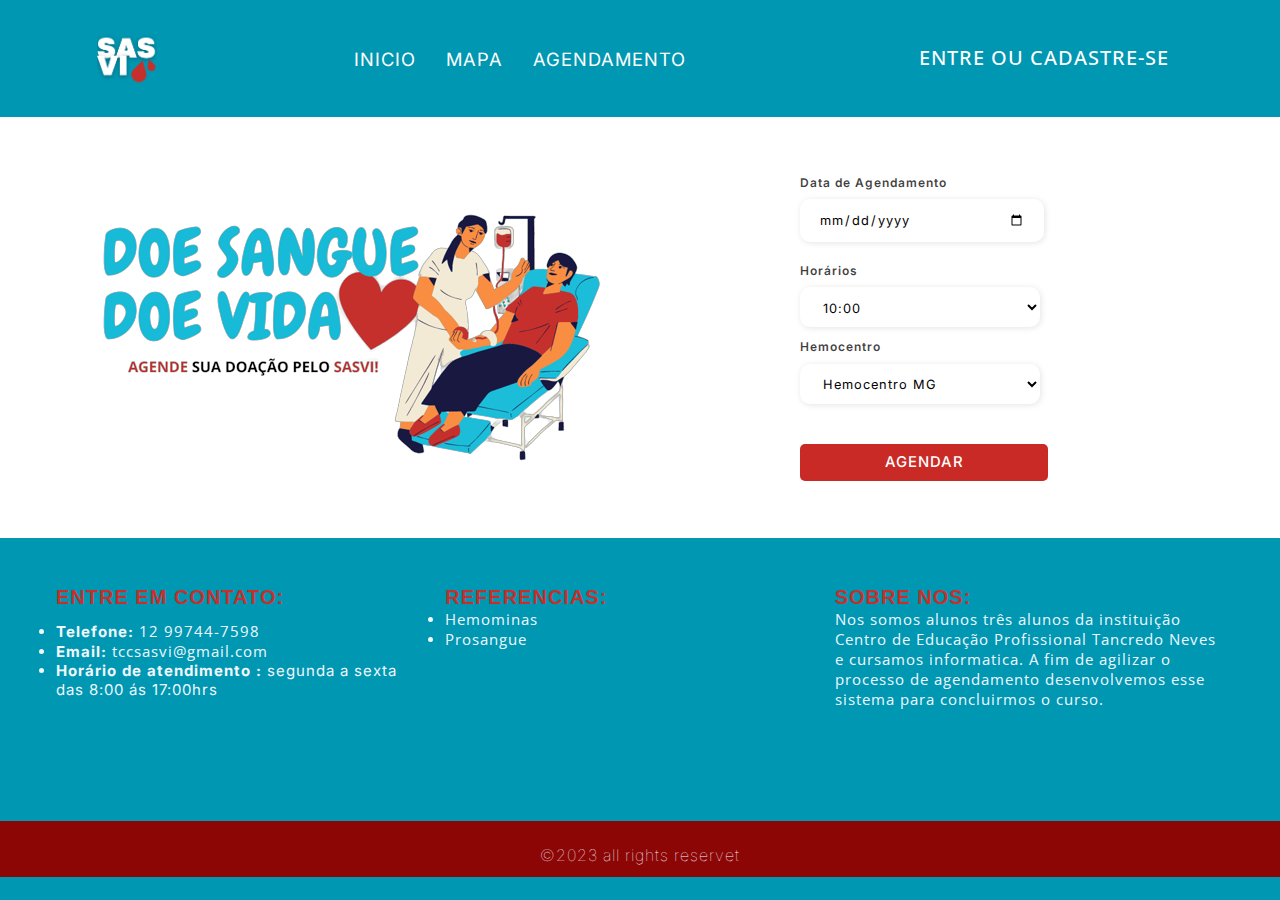
<file: agenda.html>
<!DOCTYPE html>
<html lang="en">
<head>
    <meta charset="UTF-8">
    <meta http-equiv="X-UA-Compatible" content="IE=edge">
    <meta name="viewport" content="width=device-width, initial-scale=1.0">

    <link rel="stylesheet" href="teste2.css">
    <link rel="stylesheet" href="styleag.css">


    <link rel="stylesheet" href="carrosel.css"> 
    <link rel="stylesheet" href="menu.css">
    <link rel="stylesheet" href="footer.css">
    <link rel="stylesheet" href="script2.js">
    <link rel="stylesheet" href="https://cdnjs.cloudflare.com/ajax/libs/font-awesome/6.4.0/css/all.min.css" integrity="sha512-iecdLmaskl7CVkqkXNQ/ZH/XLlvWZOJyj7Yy7tcenmpD1ypASozpmT/E0iPtmFIB46ZmdtAc9eNBvH0H/ZpiBw==" crossorigin="anonymous" referrerpolicy="no-referrer" />
    <link rel=" shortcut icon" href="IMG/gota(1).png">
    <title>AGENDAMENTO</title>
</head>
<body>
    <header>
        <nav class="nav-bar">
            <div class="logo">
                <img src="IMG/logo.png" alt="Logo GN" class="img_logo_header">
            </div>
            <div class="nav-list">
                <ul>
                    <li class="nav-item"><a href="../SASVI/index.html" class="nav-link">INICIO</a></li>
                    <li class="nav-item"><a href="../SASVI/mapa.html" class="nav-link">MAPA</a></li>
                    <li class="nav-item"><a href="../SASVI/agenda.html" class="nav-link">AGENDAMENTO</a></li>
                </ul>
            </div>
            <div class="login-button">
                <button class="popup-button" type="submit" onclick="handlePopup(true)" class="cadastro">ENTRE OU CADASTRE-SE</button>
                <div class="popup" id="popup">

                    <p class="title">JÁ POSSUI CADASTRO?</p>
        
                    <p class="desc">acesse sua conta</p>
        
                    <a href="../SASVI/LOGIN/login.html"><button class="open-popup-button" type="submit" >
                        𝗘𝗡𝗧𝗥𝗔𝗥
                    </button></a>
        
                    <p class="desc2">é novo aqui?</p>
        
                   <a href="../SASVI/LOGIN/cadastro.html" class="desc3p" ><p class="desc3" >𝗰𝗮𝗱𝗮𝘀𝘁𝗿𝗮𝗿</p></a>
        
                    <button class="close-popup-button" type="submit" onclick="handlePopup(false)">
                        Fechar
                    </button>
                </div>
           
            </div>


            <div class="mobile-menu-icon">
                <button onclick="menuShow()"><img class="icon" src="foto1.svg" alt=""></button>  
            </div>
        </nav>
    </div>
        <div class="mobile-menu">
            <ul>
                <li class="nav-item"><a href="../SASVI/index.html" class="nav-link">INICIO</a></li>
            <li class="nav-item"><a href="../SASVI/mapa.html" class="nav-link">MAPA</a></li>
                <li class="nav-item"><a href="../SASVI/agenda.html" class="nav-link">AGENDAMENTO</a></li>
            </ul>

            <div class="login-button2">
                <a href="../SASVI/LOGIN/login.html"><button>ENTRAR EM UMA CONTA</button> </a>
                <a href="../SASVI/LOGIN/cadastro.html">  <button>CADASTRAR-SE</button> </a>
                
                
            </div>
            

    </div>
        </div>
    </header>
    <script src="script2.js"></script>
    <script> 
        const popup = document.getElementById('popup');

        function handlePopup(open) {
            popup.classList[open ? 'add' : 'remove']('opened');
        }
    </script>
   
   

    </div>
   
<div class="agende">
        <div class="container">
            <div class="agndimg">
                <img src="IMG/agd.png" alt="" id="img2">
            </div>
            
            <div class="box" id="cair">
                

                <div class="input-box">
                    <label for="lastname">Data de Agendamento</label>
                    <input id="lastname" type="date" name="" placeholder="" required>
                </div>

                
                <div class="gender-inputs">
                    <div class="gender-title">
                        <h6>Horários</h6>
                    </div>

                    <div class="gender-group">
                        <div class="gender-input">
                            <select class="tipos">
                                <option  value="bota">10:00</option>
                                <option  value="fla"> 10:10</option>
                                <option  value="flu"> 10:20</option>
                                <option  value="vasco"> 10:30</option>
                                <option  value="vasco">10:40</option>
                                <option  value="vasco"> 10:50</option>
                                <option  value="vasco"> 11:00</option>
                                <option  value="vasco"> 11:10</option>
                                
                                </select>
                             
                    </div>
                        
                </div>
                <div class="gender-inputs">
                    <div class="gender-title">
                        <h6>Hemocentro</h6>
                    </div>

                    <div class="gender-group">
                        <div class="gender-input">
                            <select class="tipos">
                                <option  value="bota">Hemocentro MG</option>
                                <option  value="fla"> Hemocentro SC</option>
                                <option  value="flu">  Hemocentro SP</option>
                                <option  value="vasco">  Hemocentro MT</option>
                                <option  value="vasco"> Hemocentro ES</option>
                                <option  value="vasco">  Hemocentro RO</option>
                                <option  value="vasco">  Hemocentro AP</option>
                                <option  value="vasco">  Hemocentro SC</option>
                                
                                </select>
                             
                    </div>
                        
                </div>
            </div>
           <!-- <div class="form">
                <form action="#">
                 <div class="input-group">
                        <div class="input-box">
                            <label for="firstname">Nome</label>
                            <input id="firstname" type="text" name="" placeholder="Digite seu nome" required>
                        </div>
    
                        <div class="input-box">
                            <label for="lastname">Sobrenome</label>
                            <input id="lastname" type="text" name="" placeholder="Digite seu sobrenome" required>
                        </div>
                        <div class="input-box">
                            <label for="email">E-mail</label>
                            <input id="email" type="email" name="" placeholder="Digite seu e-mail" required>
                        </div>
    
                        <div class="input-box">
                            <label for="number">Celular</label>
                            <input id="number" type="tel" name="" placeholder="(xx) xxxx-xxxx" required>
                        </div>
    
                        <div class="input-box">
                            <label for="password">CPF</label>
                            <input id="password" type="text" name="" placeholder="Digite seu CPF" required>
                        </div>
    
    
                        <div class="input-box">
                            <label for="confirmPassword">SUS</label>
                            <input id="confirmPassword" type="text" name="" placeholder="Digite seu cartão SUS" required>
                        </div>
                    
                    </div>-->
    
               
                    <div class="continue-button">
                        <button><a href="#">AGENDAR</a> </button>
                </div>
                    
                </form>
            </div>
        </div>
   
</div>
<footer>
    <div class="footer_content">
    <div class="box_contato">
        <h2 id="font_footer">ENTRE EM CONTATO:</h2>
        <ul class="font_link">
            <li><a href="#"><b>Telefone: </b> 12 99744-7598</a></li>
            <li><a href="#"><b>Email: </b>tccsasvi@gmail.com</a></li>
     <li><p><b>Horário de atendimento :</b> segunda a sexta<BR> das 8:00 ás 17:00hrs</p></a></li>

<div class="social_media">
     <a href="#" class="footer_link" id="instagram">
    <i class="fa-brands fa-instagram"></i>
     </a>
     <a href="#" class="footer_link" id="facebook">
        <i class="fa-brands fa-facebook"></i>
         </a>
         <a href="#" class="footer_link" id="whatsapp">
            <i class="fa-brands fa-whatsapp"></i>
             </a>
</div>
        </ul>
    </div>
    <div class="box_ref">
    <h2 id="font_footer">REFERENCIAS:</h2>
    <ul class="font_link">
        <li><a href="#">Hemominas</a></li>
        <li><a href="#">Prosangue</a></li>
        

    </ul>
</div>
    <div class="box_sobre">
        <h2 id="font_footer">SOBRE NOS:</h2>
        <P class="font_link">Nos somos alunos três alunos da instituição Centro de Educação Profissional Tancredo Neves e cursamos informatica. 
        A fim de agilizar o processo de agendamento 
        desenvolvemos esse sistema para concluirmos o curso.</P>
    </div>

 </footer>
 <div id="footer_copyright">
    &#169
    <p>2023 all rights reservet</p>
</div>       
</body>
</html>
</file>
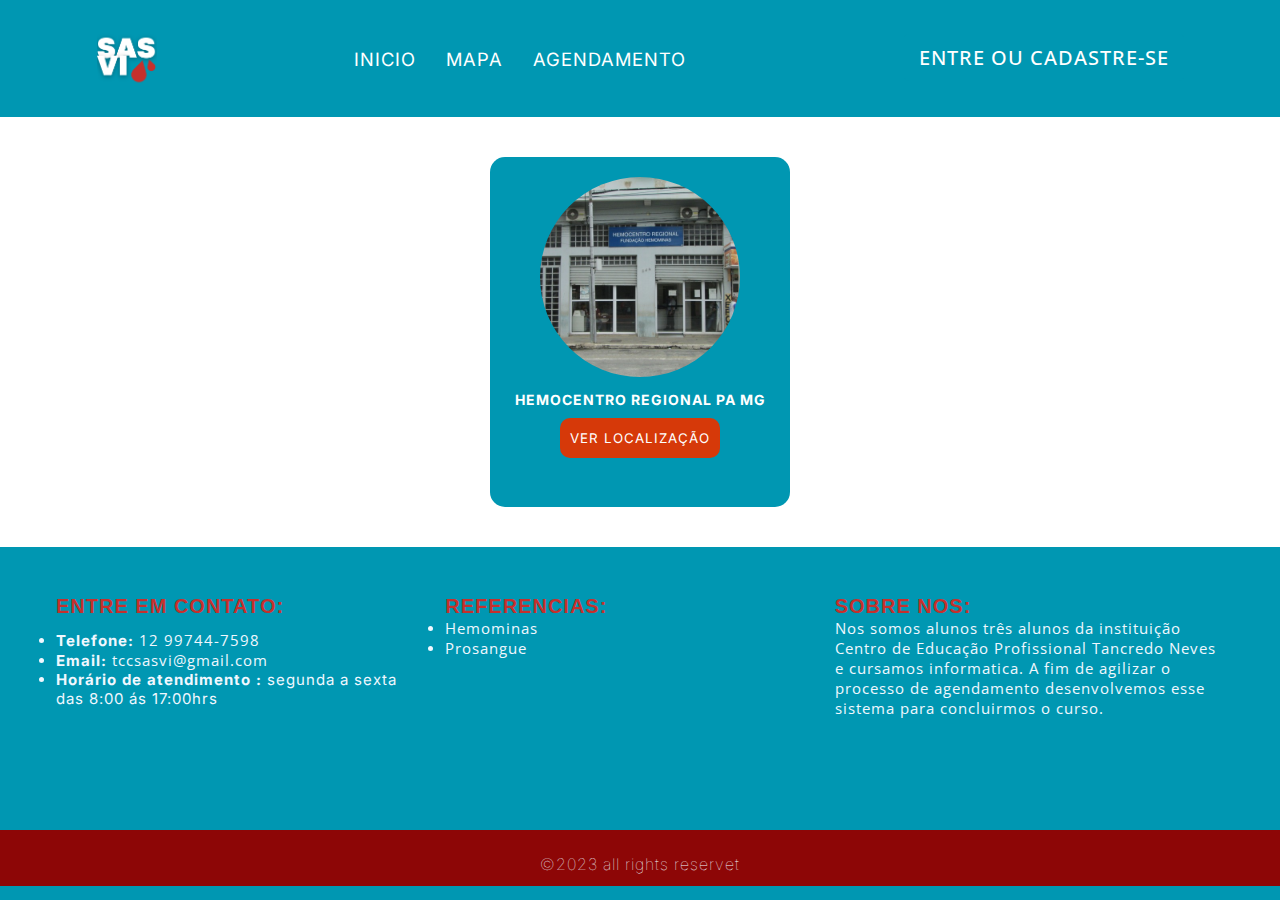
<file: mapa.html>
<!DOCTYPE html>
<html lang="en">
<head>
    <meta charset="UTF-8">
    <meta http-equiv="X-UA-Compatible" content="IE=edge">
    <meta name="viewport" content="width=device-width, initial-scale=1.0">
    <link rel="stylesheet" href="menu.css">
    <link rel="stylesheet" href="teste2.css">
    <link rel="stylesheet" href="stylemp.css">
    <link rel="stylesheet" href="footer.css">
    <link rel="stylesheet" href="script2.js">
    <title>MAPA SASVI</title>
</head>
<body>
    <header>
        <nav class="nav-bar">
            <div class="logo">
                <img src="IMG/logo.png" alt="Logo GN" class="img_logo_header">
            </div>
            <div class="nav-list">
                <ul>
                    <li class="nav-item"><a href="../SASVI/index.html" class="nav-link">INICIO</a></li>
                    <li class="nav-item"><a href="../SASVI/mapa.html" class="nav-link">MAPA</a></li>
                    <li class="nav-item"><a href="../SASVI/agenda.html" class="nav-link">AGENDAMENTO</a></li>
                </ul>
            </div>
            <div class="container">
            <div class="login-button">
                <button class="popup-button" type="submit" onclick="handlePopup(true)" class="cadastro">ENTRE OU CADASTRE-SE</button>
                <div class="popup" id="popup">

                    <p class="title">JÁ POSSUI CADASTRO?</p>
        
                    <p class="desc">acesse sua conta</p>
        
                    <a href="../SASVI/LOGIN/login.html"><button class="open-popup-button" type="submit" >
                        𝗘𝗡𝗧𝗥𝗔𝗥
                    </button></a>
        
                    <p class="desc2">é novo aqui?</p>
    
                    <a href="../SASVI/LOGIN/cadastro.html" class="desc3p" ><p class="desc3" >𝗰𝗮𝗱𝗮𝘀𝘁𝗿𝗮𝗿</p></a>
        
                    <button class="close-popup-button" type="submit" onclick="handlePopup(false)">
                        Fechar
                    </button>
                </div>
           
            </div>


            <div class="mobile-menu-icon">
                <button onclick="menuShow()"><img class="icon" src="foto1.svg" alt=""></button>  
            </div>
        </nav>
    </div>
        <div class="mobile-menu">
            <ul>
                <li class="nav-item"><a href="../SASVI/index.html" class="nav-link">INICIO</a></li>
                <li class="nav-item"><a href="../SASVI/mapa.html" class="nav-link">MAPA</a></li>
                    <li class="nav-item"><a href="../SASVI/agenda.html" class="nav-link">AGENDAMENTO</a></li>
            </ul>

            <div class="login-button2">
                <a href="../SASVI/LOGIN/login.html"><button>ENTRAR EM UMA CONTA</button> </a>
                <a href="../SASVI/LOGIN/cadastro.html">  <button>CADASTRAR-SE</button> </a>
                
                
            </div>
            

    </div>
        </div>
    </header>
    <script src="script2.js"></script>
    <script> 
        const popup = document.getElementById('popup');

        function handlePopup(open) {
            popup.classList[open ? 'add' : 'remove']('opened');
        }
    </script>
    </div>

<div class="containerr">
    
 <div class="card">
    <div class="imagem">
        <img class="mar" src="IMG/hemocentro.jpg">
    </div>
    <div class="textin">
        <h1 class="titi">HEMOCENTRO REGIONAL PA MG</h1>
        </div>
        <div class="ace">
            <div class="but">
               <a href="mppamg.html"> <button class="lock"> VER LOCALIZAÇÃO</button></a>
            </div>
        </div>
 </div>

</div>


    <footer>
        <div class="footer_content">
        <div class="box_contato">
            <h2 id="font_footer">ENTRE EM CONTATO:</h2>
            <ul class="font_link">
                <li><a href="#"><b>Telefone: </b> 12 99744-7598</a></li>
                <li><a href="#"><b>Email: </b>tccsasvi@gmail.com</a></li>
         <li><p><b>Horário de atendimento :</b> segunda a sexta<BR> das 8:00 ás 17:00hrs</p></a></li>

    <div class="social_media">
         <a href="#" class="footer_link" id="instagram">
        <i class="fa-brands fa-instagram"></i>
         </a>
         <a href="#" class="footer_link" id="facebook">
            <i class="fa-brands fa-facebook"></i>
             </a>
             <a href="#" class="footer_link" id="whatsapp">
                <i class="fa-brands fa-whatsapp"></i>
                 </a>
</div>
            </ul>
        </div>
        <div class="box_ref">
        <h2 id="font_footer">REFERENCIAS:</h2>
        <ul class="font_link">
            <li><a href="#">Hemominas</a></li>
            <li><a href="#">Prosangue</a></li>
            
    
        </ul>
    </div>
        <div class="box_sobre">
            <h2 id="font_footer">SOBRE NOS:</h2>
            <P class="font_link">Nos somos alunos três alunos da instituição Centro de Educação Profissional Tancredo Neves e cursamos informatica. 
            A fim de agilizar o processo de agendamento 
            desenvolvemos esse sistema para concluirmos o curso.</P>
        </div>
   
     </footer>
     <div id="footer_copyright">
        &#169
        <p>2023 all rights reservet</p>
    </div>       
</body>
</html>
</file>
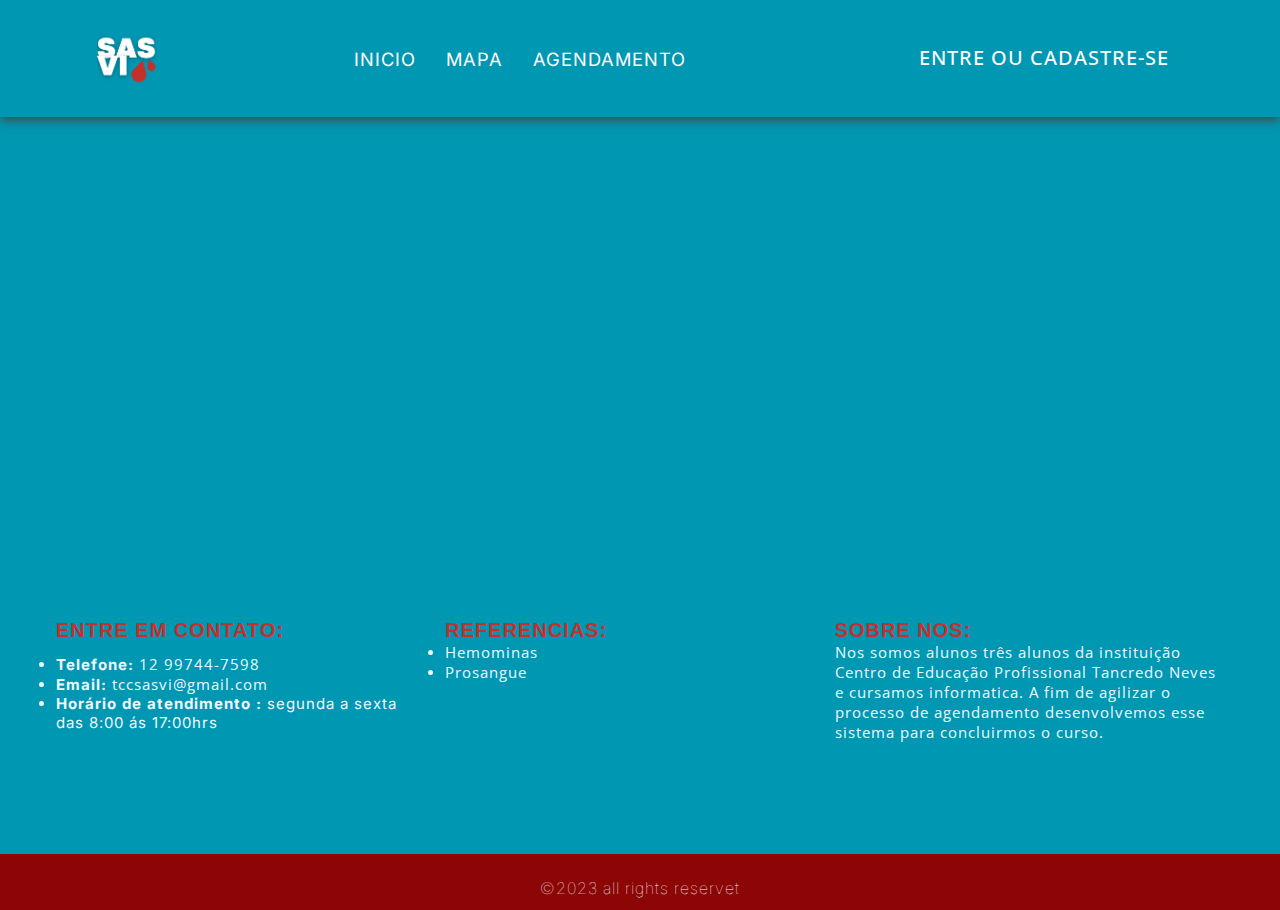
<file: mppamg.html>
<!DOCTYPE html>
<html lang="en">
<head>
    <meta charset="UTF-8">
    <meta http-equiv="X-UA-Compatible" content="IE=edge">
    <meta name="viewport" content="width=device-width, initial-scale=1.0">
    <link rel="stylesheet" href="menu.css">
    <link rel="stylesheet" href="teste2.css">
    <link rel="stylesheet" href="stylemp.css">
    <link rel="stylesheet" href="footer.css">
    <link rel="stylesheet" href="script2.js">
    <title>MAPA SASVI</title>
</head>
<body>
    <header>
        <nav class="nav-bar">
            <div class="logo">
                <img src="IMG/logo.png" alt="Logo GN" class="img_logo_header">
            </div>
            <div class="nav-list">
                <ul>
                    <li class="nav-item"><a href="../SASVII ATUALIZADO/index.html" class="nav-link">INICIO</a></li>
                    <li class="nav-item"><a href="../SASVII ATUALIZADO/mapa.html" class="nav-link">MAPA</a></li>
                    <li class="nav-item"><a href="../SASVII ATUALIZADO/agenda.html" class="nav-link">AGENDAMENTO</a></li>
                </ul>
            </div>
            <div class="container">
            <div class="login-button">
                <button class="popup-button" type="submit" onclick="handlePopup(true)" class="cadastro">ENTRE OU CADASTRE-SE</button>
                <div class="popup" id="popup">

                    <p class="title">JÁ POSSUI CADASTRO?</p>
        
                    <p class="desc">acesse sua conta</p>
        
                    <a href="/LOGIN/login.html"><button class="open-popup-button" type="submit" >
                        𝗘𝗡𝗧𝗥𝗔𝗥
                    </button></a>
        
                    <p class="desc2">é novo aqui?</p>
        
                   <a href="/LOGIN/cadastro.html" class="desc3p" ><p class="desc3" >𝗰𝗮𝗱𝗮𝘀𝘁𝗿𝗮𝗿</p></a>
        
                    <button class="close-popup-button" type="submit" onclick="handlePopup(false)">
                        Fechar
                    </button>
                </div>
           
            </div>


            <div class="mobile-menu-icon">
                <button onclick="menuShow()"><img class="icon" src="foto1.svg" alt=""></button>  
            </div>
        </nav>
    </div>
        <div class="mobile-menu">
            <ul>
                <li class="nav-item"><a href="#" class="nav-link">INICIO</a></li>
                <li class="nav-item"><a href="#" class="nav-link">MAPA</a></li>
                <li class="nav-item"><a href="#" class="nav-link">AGENDAMENTO</a></li>
            </ul>

            <div class="login-button2">
                <button>ENTRAR EM UMA CONTA</button> 
                <button>CADASTRAR-SE</button> 
                
                
            </div>
            

    </div>
        </div>
    </header>
    <script src="script2.js"></script>
    <script> 
        const popup = document.getElementById('popup');

        function handlePopup(open) {
            popup.classList[open ? 'add' : 'remove']('opened');
        }
    </script>
    </div>

<div>
    <iframe src="https://www.google.com/maps/embed?pb=!1m18!1m12!1m3!1d3693.3660972056027!2d-45.93184589110601!3d-22.226184313813793!2m3!1f0!2f0!3f0!3m2!1i1024!2i768!4f13.1!3m3!1m2!1s0x94cbc7b8f38c10df%3A0x3cc15cceda99b169!2sHemocentro%20Regional%20de%20Pouso%20Alegre!5e0!3m2!1spt-BR!2sbr!4v1693405437247!5m2!1spt-BR!2sbr" width="1360" height="450" style="border:0;" allowfullscreen="" loading="lazy" referrerpolicy="no-referrer-when-downgrade"></iframe>

</div>


    <footer>
        <div class="footer_content">
        <div class="box_contato">
            <h2 id="font_footer">ENTRE EM CONTATO:</h2>
            <ul class="font_link">
                <li><a href="#"><b>Telefone: </b> 12 99744-7598</a></li>
                <li><a href="#"><b>Email: </b>tccsasvi@gmail.com</a></li>
         <li><p><b>Horário de atendimento :</b> segunda a sexta<BR> das 8:00 ás 17:00hrs</p></a></li>

    <div class="social_media">
         <a href="#" class="footer_link" id="instagram">
        <i class="fa-brands fa-instagram"></i>
         </a>
         <a href="#" class="footer_link" id="facebook">
            <i class="fa-brands fa-facebook"></i>
             </a>
             <a href="#" class="footer_link" id="whatsapp">
                <i class="fa-brands fa-whatsapp"></i>
                 </a>
</div>
            </ul>
        </div>
        <div class="box_ref">
        <h2 id="font_footer">REFERENCIAS:</h2>
        <ul class="font_link">
            <li><a href="#">Hemominas</a></li>
            <li><a href="#">Prosangue</a></li>
            
    
        </ul>
    </div>
        <div class="box_sobre">
            <h2 id="font_footer">SOBRE NOS:</h2>
            <P class="font_link">Nos somos alunos três alunos da instituição Centro de Educação Profissional Tancredo Neves e cursamos informatica. 
            A fim de agilizar o processo de agendamento 
            desenvolvemos esse sistema para concluirmos o curso.</P>
        </div>
   
     </footer>
     <div id="footer_copyright">
        &#169
        <p>2023 all rights reservet</p>
    </div>       
</body>
</html>
</file>
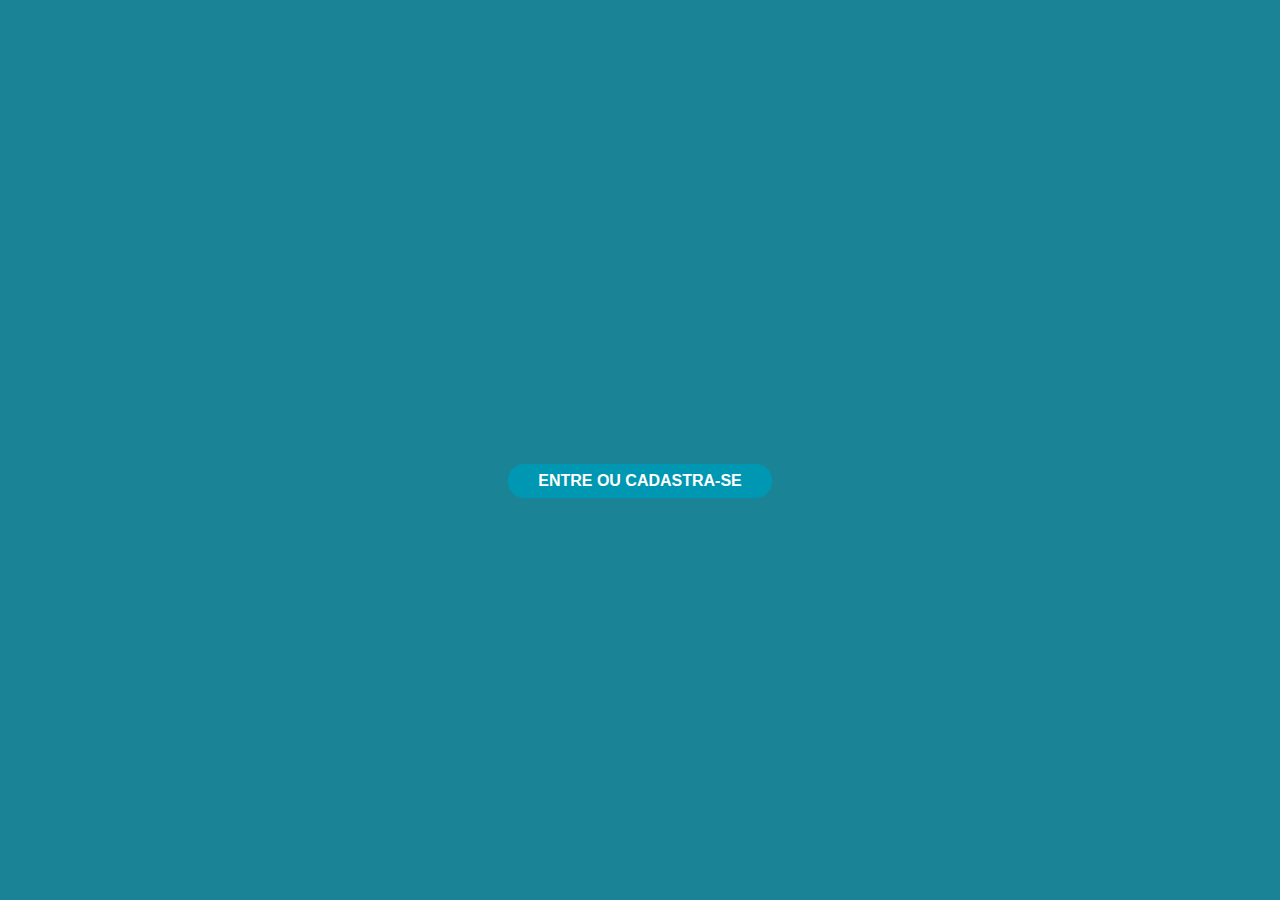
<file: popup.html>
<!DOCTYPE html>
<html lang="en">
<head>
    <meta charset="UTF-8">
    <meta http-equiv="X-UA-Compatible" content="IE=edge">
    <meta name="viewport" content="width=device-width, initial-scale=1.0">
    <link rel="stylesheet" href="popup.css">
    <title>Document</title>
</head>
<body>
    <div class="container">

        <button class="popup-button" type="submit" onclick="handlePopup(true)">
            ENTRE OU CADASTRA-SE
        </button>

        <div class="popup" id="popup">

            <p class="title">JÁ POSSUI CADASTRO?</p>

            <p class="desc">acesse sua conta</p>

            <a href="../SASVII ATUALIZADO/LOGIN/login.html"><button class="open-popup-button" type="submit" >
                𝗘𝗡𝗧𝗥𝗔𝗥
            </button></a>

            <p class="desc2">é novo aqui?</p>

           <a href="../SASVII ATUALIZADO/LOGIN/cadastro.html" class="desc3p" ><p class="desc3" >𝗰𝗮𝗱𝗮𝘀𝘁𝗿𝗮𝗿</p></a>

            <button class="close-popup-button" type="submit" onclick="handlePopup(false)">
                Fechar
            </button>
        </div>

    </div>

    <script> 
        const popup = document.getElementById('popup');

        function handlePopup(open) {
            popup.classList[open ? 'add' : 'remove']('opened');
        }
    </script>
</body>
</html>
</file>
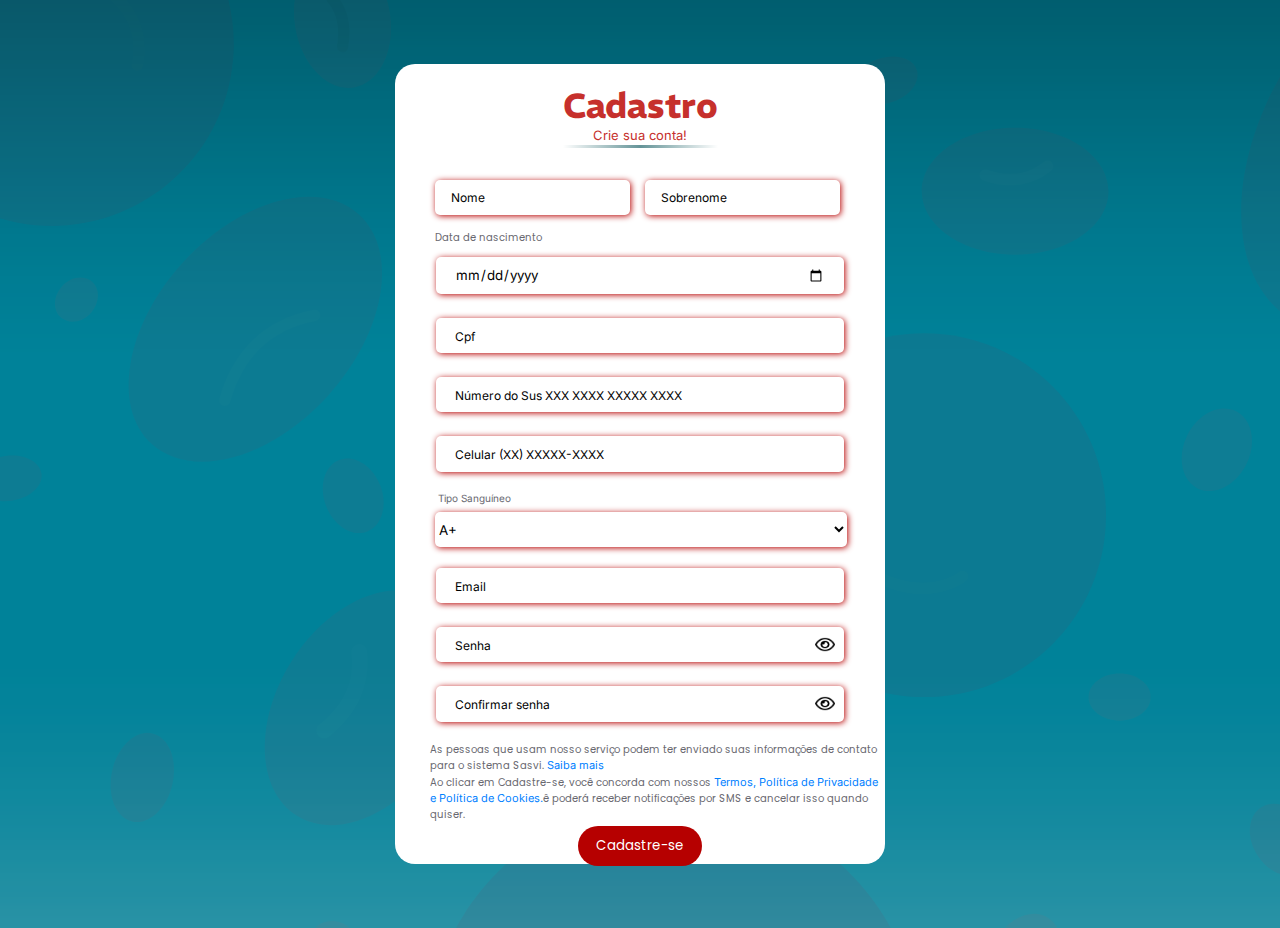
<file: LOGIN/cadastro.html>
<!DOCTYPE html>
<html lang="pt-br">
<head>
    <meta charset="UTF-8">
    <meta http-equiv="X-UA-Compatible" content="IE=edge">
    <meta name="viewport" content="width=device-width, initial-scale=1.0">
    <link rel="stylesheet" type="text/css" href="cadastro.css">
    <title>Cadastro</title>
</head>
<body>
    <div class="campo">

        <form action="#" method="post" onsubmit="senhaOK">

            <div class="form-header">

                <div class="title">
                    <h1 class="logintittle">Cadastro</h1>
                    <p>Crie sua conta!</p>
                    <hr>
                </div>

                
            </div>

          
                <div class="input-group1">
                <div class="input-box1">

                    <input id="nome" type="text" name="txtnome" placeholder="Nome" required>	
                </div>
                <div class="input-box1">
                    <input id="nome" type="text" name="txtnome" placeholder="Sobrenome" required>	
                </div>

                </div>

                <div class="input-group">

                    <p class="date"> Data de nascimento</p>

                <div class="input-box">
                    <input type="date" name="txtdata" placeholder=" " required>
                  
                </div>

                <div class="input-box">
                    <input type="text" name="txtcpf" id="cpf" placeholder="Cpf" required>
                   
              </div>
              <div class="input-box">
                <input type="text" name="txtnsusu" id="sus" placeholder="Número do Sus XXX XXXX XXXXX XXXX" required>
               
          </div>
                <div class="input-box">
                    <input type="text" name="txtcelular" id="celular" placeholder="Celular (XX) XXXXX-XXXX" required>
                </div>
                <div class="date">
                    <p>Tipo Sanguíneo</p>
                </div>
                <div class="oi" >
                   
                    <select class="input-box11" name="tipo">
                            <option  value="bota"> A+</option>
                            <option  value="fla"> A-</option>
                            <option  value="flu"> B+</option>
                            <option  value="vasco"> B-</option>
                            <option  value="vasco"> AB+</option>
                            <option  value="vasco"> AB-</option>
                            <option  value="vasco"> O+</option>
                            <option  value="vasco"> O-</option>
                            <option  value="vasco"> NÃO SEI MEU TIPO </option>
                            </select>
                        
                </div>
                <div class="input-box">
                   

                    <input type="email" name="txtemail" id="email" placeholder="Email" required>
                </div>
              
                <div class="input-box">
                    

                    <input type="password" name="txtsenha" id="senha" placeholder="Senha" required onchange='conferesenha();''> 
                      
                    <img id="olho" src="iMG_LOGIN/eye-regular-formated.png" class="eye"></img>
    
             </div> 


             <div class="input-box">
                <input type="password" name="txtsenhaconfirma" id="senha" placeholder="Confirmar senha" required onchange='conferesenha();'>
                  
                <img id="olho" src="iMG_LOGIN/eye-regular-formated.png" class="eye"></img>
            

               </div>    
            </div>
            
            <p class="fim">As pessoas que usam nosso serviço podem ter enviado suas informações de contato para o
                 sistema Sasvi.<a class="tirar" href=""> Saiba mais</a></p>
                 <p class="fim"> Ao clicar em Cadastre-se, você concorda com nossos<a class="tirar" href="">  Termos, Política de Privacidade e
                      Política de Cookies.</a>ê poderá receber notificações por SMS e cancelar isso quando quiser.</p>
        
              <a href=" "><input class="continuar" type="submit" value="Cadastre-se"> </a>
           
        </form>
    </div>
    <script>
         let btn = document.querySelector('.eye');

        btn.addEventListener('click', function() {

            let input = document.querySelector('#senha');
        

            if(input.getAttribute('type') == 'password') {
                input.setAttribute('type', 'text');
                document. getElementById('olho').src = "iMG_LOGIN/eye-slash-regular-formated.png";

            } 
            else {
                input.setAttribute('type', 'password');
                document. getElementById('olho').src = "iMG_LOGIN/eye-regular-formated.png";

            }





        function conferesenha(){
            const senha = document.querySelector('input[name=txtsenha]');
            const confirma =  document.querySelector('input[name=txtsenhaconfirma]');

            if(confirma.value=== senha.value){
confirma.setCustomValidity('');
            }else{
                confirma.setCustomValidity('Senhas não conferem');
            }
        }
        function senhaOK(){
            alert("Senhas conferem")
        }


      
        });
        
        
        

    </script>
    
    
</body>
</html>
</file>
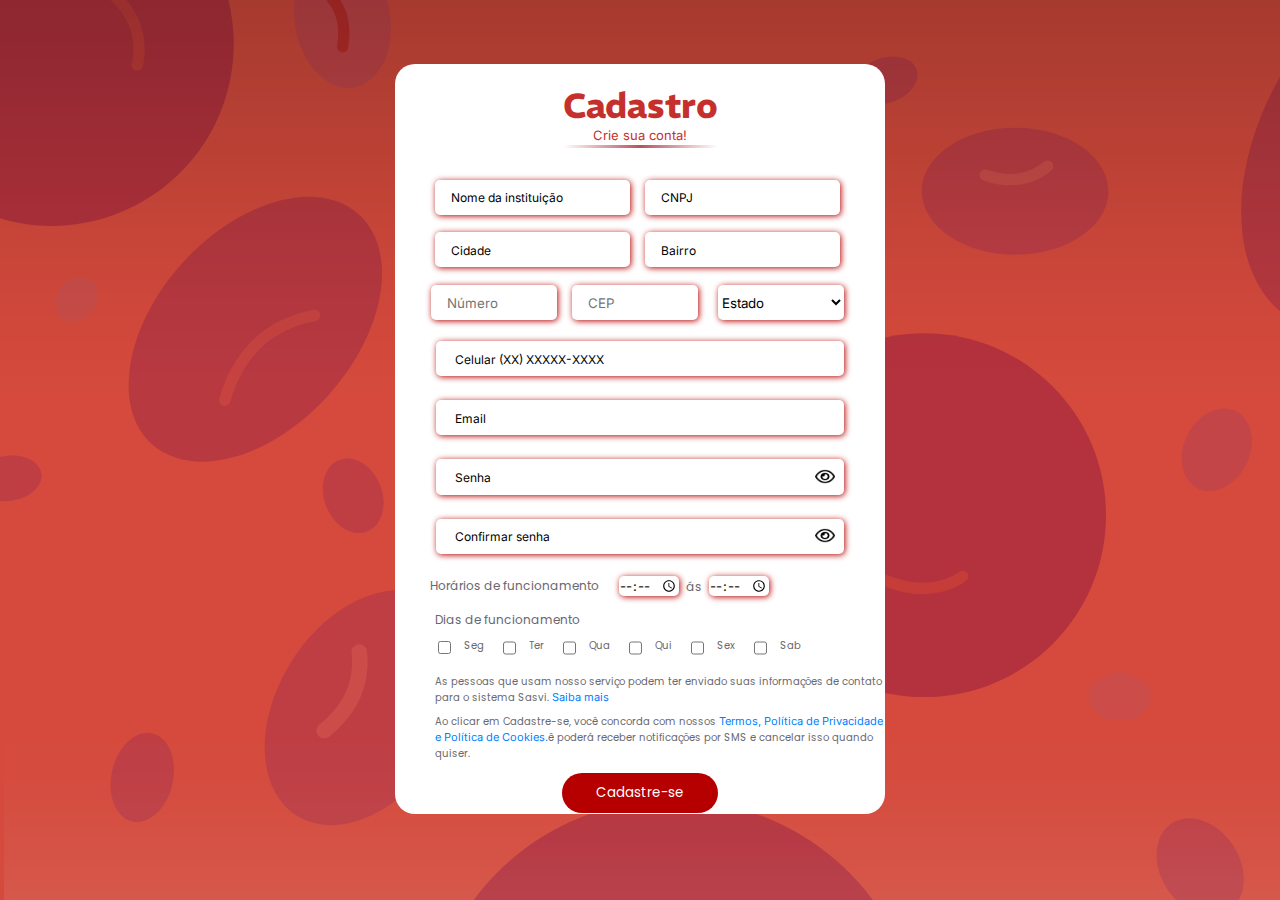
<file: LOGIN/cadastrohemocentro.html>
<!DOCTYPE html>
<html lang="pt-br">
<head>
    <meta charset="UTF-8">
    <meta http-equiv="X-UA-Compatible" content="IE=edge">
    <meta name="viewport" content="width=device-width, initial-scale=1.0">
    <link rel="stylesheet" type="text/css" href="cadastrohemocentro.css">   
    <title> Cadastro Hemocentro</title>
</head>
<body>
    <div class="campo">

        <form action="#" method="post" onsubmit="senhaOK">

            <div class="form-header">

                <div class="title">
                    <h1 class="logintittle">Cadastro</h1>
                    <p>Crie sua conta!</p>
                    <hr>
                </div>

                
            </div>

          
                <div class="input-group1">
                <div class="input-box1">

                    <input id="nome" type="text" name="txtnomehemo" placeholder="Nome da instituição" required>	
                </div>
                <div class="input-box1">
                    <input id="nome" type="text" name="txtcnpj" placeholder="CNPJ" required>	
                </div>

                </div>
                <div class="input-group1">
                    <div class="input-box1">
    
                        <input id="nome" type="text" name="txtcidade" placeholder="Cidade" required>	
                    </div>
                    <div class="input-box1">
                        <input id="nome" type="text" name="txtbairro" placeholder="Bairro" required>	
                    </div>
                    
                    
                    </div>
                <div class="input-group3">
                    <div class="input-box3">
    
                        <input id="nome" type="text" name="txtnumero" placeholder="Número" required>	
                    </div>
                    <div class="input-box3">
                        <input id="nome" type="text" name="txtcep" placeholder="CEP" required>	
                    </div>
                    <div class="oi" >
                       
                        <select class="input-box10" name="estado">
                            <option selected="" value=""> Estado</option>
                            <option value="Acre">Acre</option>
                            <option value="Alagoas">Alagoas</option>
                            <option value="Amapá">Amapá</option>
                            <option value="Amazonas">Amazonas</option>
                            <option value="Bahia">Bahia</option>
                            <option value="Ceará">Ceará</option>
                            <option value="Distrito Federal">Distrito Federal</option>
                            <option value="Espírito Santo">Espírito Santo</option>
                            <option value="Goiás">Goiás</option>
                            <option value="Maranhão">Maranhão</option>
                            <option value="Mato Grosso">Mato Grosso</option>
                            <option value="Mato Grosso do Sul">Mato Grosso do Sul</option>
                            <option value="Minas Gerais">Minas Gerais</option>
                            <option value="Pará">Pará</option>
                            <option value="Paraíba">Paraíba</option>
                            <option value="Paraná">Paraná</option>
                            <option value="Pernambuco">Pernambuco</option>
                            <option value="Piauí">Piauí</option>
                            <option value="Rio de Janeiro">Rio de Janeiro</option>
                            <option value="Rio Grande do Sul">Rio Grande do Sul</option>
                            <option value="Rio Grande do Norte">Rio Grande do Norte</option>
                            <option value="Rondônia">Rondônia</option>
                            <option value="Roraima">Roraima</option>
                            <option value="Santa Catarina">Santa Catarina</option>
                            <option value="São Paulo">São Paulo</option>
                            <option value="Sergipe">Sergipe</option>
                            <option value="Tocantins">Tocantins</option>
                            </select>
                        	
                    </div>
                    
                    </div>
                   
                    
                        
                <div class="input-group">

                <div class="input-box">
                    <input type="text" name="txtcelular" id="celular" placeholder="Celular (XX) XXXXX-XXXX" required>
                   
              </div>
             
                
                
                <div class="input-box">
                   

                    <input type="email" name="txtemail" id="email" placeholder="Email" required>
                </div>
              
                <div class="input-box">
                    

                    <input type="password" name="txtsenha" id="senha" placeholder="Senha" required onchange='conferesenha();''> 
                      
                    <img id="olho" src="iMG_LOGIN/eye-regular-formated.png" class="eye"></img>
    
             </div> 


             <div class="input-box">
                <input type="password" name="txtsenhaconfirma" id="senha" placeholder="Confirmar senha" required onchange='conferesenha();'>
                  
                <img id="olho" src="iMG_LOGIN/eye-regular-formated.png" class="eye"></img>
            

               </div>    
            </div>
            <div class="input-group13">

                <label for="firstname" class="date1">Horários de funcionamento</label>
                <div class="input-box11">
                    

                <input id="firstname" type="time" name="txthorarioabertura" placeholder="" required>
                
                <label for="firstname" class="date2"> ás</label>
               
                <input id="firstname" type="time" name="txthorariofechadura" placeholder="" required>
            </div>
                   
            
        


                </div>
             <p class="date"> Dias de funcionamento</p>
                    <div class="input-group10">
                        <div class="seg1">
                            <input type="checkbox" id="scales" name="txtsegunda" />
                        </div>
                            <label class="seg" for="seg">Seg</label>
                            <input type="checkbox" id="scales" name="txtterca"  />
                            <label class="seg" for="seg">Ter</label>
                            <input type="checkbox" id="scales" name="txtquarta" />
                            <label class="seg" for="seg">Qua</label>
                            <input type="checkbox" id="scales" name="txtquinta"  />
                            <label class="seg" for="seg">Qui</label>
                            <input type="checkbox" id="scales" name="txtsexta"  />
                            <label class="seg" for="seg">Sex</label>
                            <input type="checkbox" id="scales" name="txtsabado"  /> 
                            <label class="seg" for="seg">Sab</label>
                          
                      
                    </div>
            <p class="fim">As pessoas que usam nosso serviço podem ter enviado suas informações de contato para o
                 sistema Sasvi.<a class="tirar" href=""> Saiba mais</a></p>
                 <p class="fim"> Ao clicar em Cadastre-se, você concorda com nossos<a class="tirar" href="">  Termos, Política de Privacidade e
                      Política de Cookies.</a>ê poderá receber notificações por SMS e cancelar isso quando quiser.</p>
        
              <a href=" "><input class="continuar" type="submit" value="Cadastre-se"> </a>
           
        </form>
    </div>
    <script>
         let btn = document.querySelector('.eye');

btn.addEventListener('click', function() {

    let input = document.querySelector('#senha');


    if(input.getAttribute('type') == 'password') {
        input.setAttribute('type', 'text');
        document. getElementById('olho').src = "iMG_LOGIN/eye-slash-regular-formated.png";

    } 
    else {
        input.setAttribute('type', 'password');
        document. getElementById('olho').src = "iMG_LOGIN/eye-regular-formated.png";

    }

        function conferesenha(){
            const senha = document.querySelector('input[name=txtsenha]');
            const confirma =  document.querySelector('input[name=txtsenhaconfirma]');

            if(confirma.value=== senha.value){
confirma.setCustomValidity('');
            }else{
                confirma.setCustomValidity('Senhas não conferem');
            }
        }
        function senhaOK(){
            alert("Senhas conferem")
        }


      
        });
        
        
        

    </script>
    
    
</body>
</html>
</file>
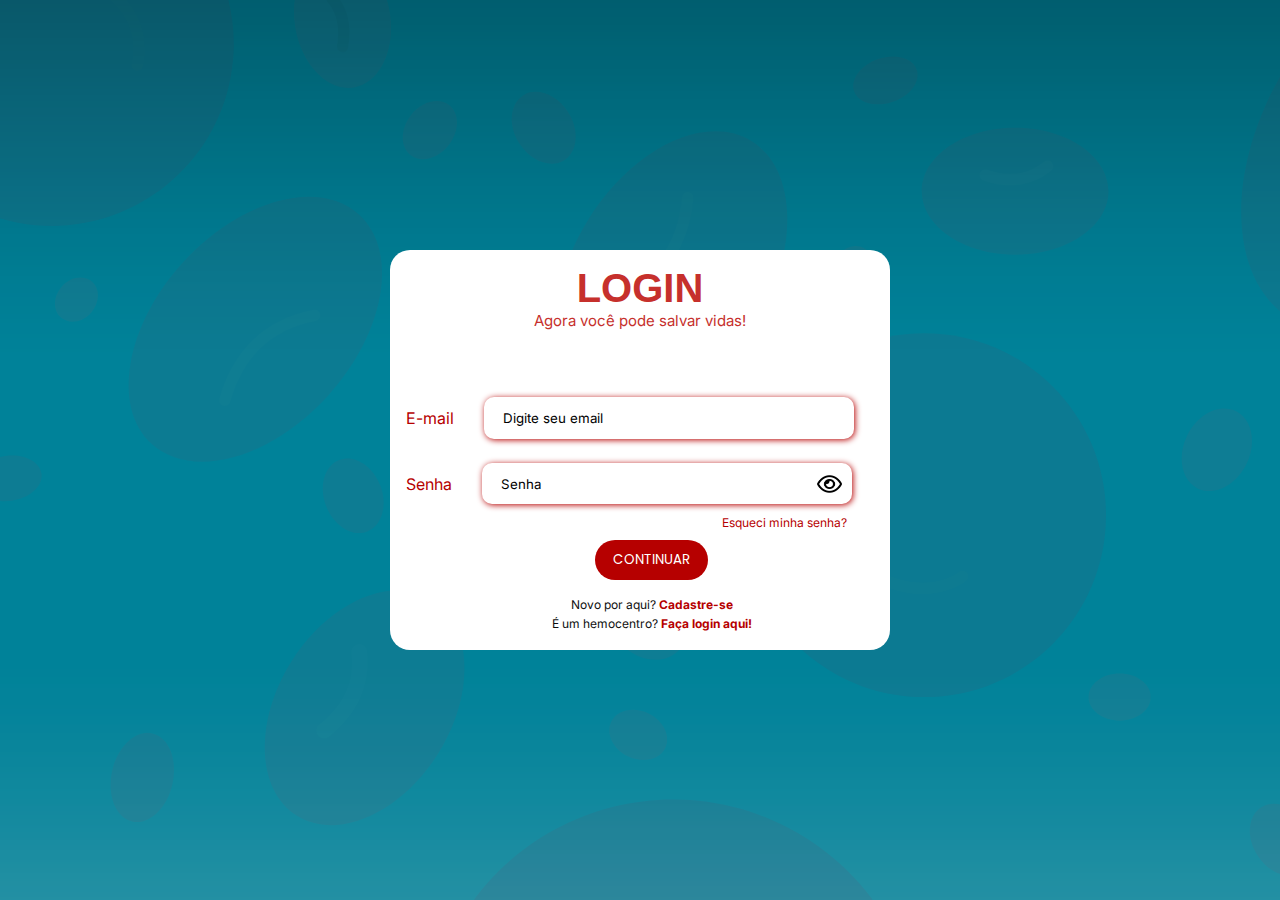
<file: LOGIN/login.html>
<!DOCTYPE html>
<html lang="pt-br">
<head>
    <meta charset="UTF-8">
    <meta http-equiv="X-UA-Compatible" content="IE=edge">
    <meta name="viewport" content="width=device-width, initial-scale=1.0">
    <link rel="stylesheet" type="text/css" href="login.css">
    <title>login</title>
</head>
<body>
    <div class="campo">
        <form action="#" method="post">

            <div class="form-header">

                <div class="title">
                    <h1 class="logintittle">LOGIN</h1>
                    <p>Agora você pode salvar vidas!</p>
                </div>

                
            </div>

            <div class="input-group">

                <div class="input-box">
                    <label for="email"><p>E-mail</p></label>
                    <input id="email" type="text" name="email" placeholder="Digite seu email" required="">	
                </div>

                
                <div class="input-box">
                    <label for="password"><p>Senha</p></label>

                    <input type="password" name="password" id="password" placeholder="Senha" required>
                    
                    <img id="olho" src="iMG_LOGIN/eye-regular-formated.png" class="eye"></img>  
                   
                </div>
                <div class="esqueci">
                <a href="#"><p>Esqueci minha senha?</p></a>
                
    
            </div>
           
              <a href="../index.html"><input class="continuar" type="button" value="CONTINUAR"> </a>
            
            <div class="button-cadastro">
                <p ><p class="letracadas">Novo por aqui? <a href="#"><b>Cadastre-se</b></p></a>
                
                <p ><p class="letracadas"> É um hemocentro? <a href="../LOGIN/loginhemocentro.html"><b>Faça login aqui!</b></p></a>
                
            </div>
    
        </form>
    </div>
    <script>

        let btn = document.querySelector('.eye');

        btn.addEventListener('click', function() {

            let input = document.querySelector('#password');

            if(input.getAttribute('type') == 'password') {
                input.setAttribute('type', 'text');
                document. getElementById('olho').src = "iMG_LOGIN/eye-slash-regular-formated.png";

            } 
            else {
                input.setAttribute('type', 'password');
                document. getElementById('olho').src = "iMG_LOGIN/eye-regular-formated.png";

            }

        });

    </script>
    
</body>
</html>
</file>
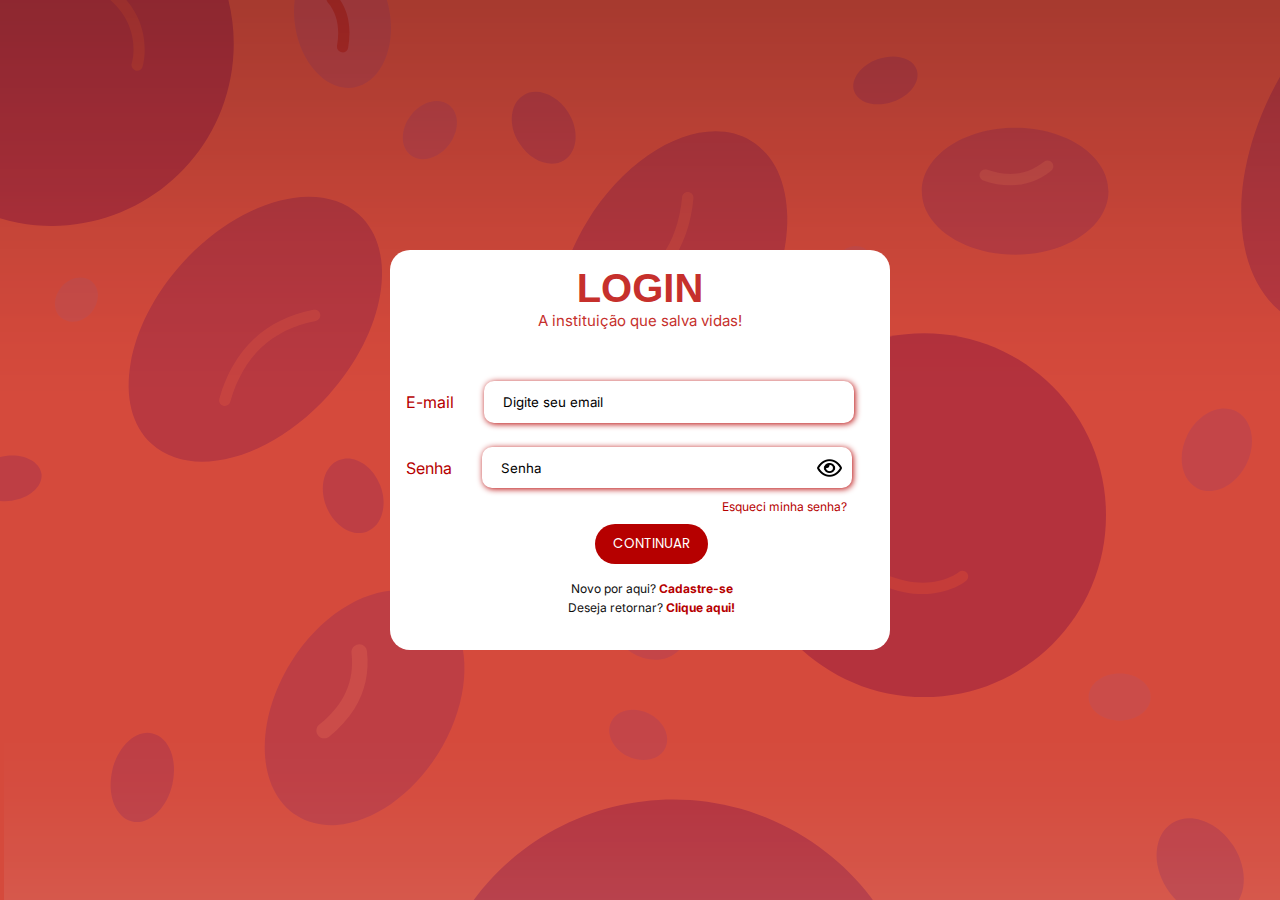
<file: LOGIN/loginhemocentro.html>
<!DOCTYPE html>
<html lang="pt-br">
<head>
    <meta charset="UTF-8">
    <meta http-equiv="X-UA-Compatible" content="IE=edge">
    <meta name="viewport" content="width=device-width, initial-scale=1.0">
    <link rel="stylesheet" type="text/css" href="loginhemocentro.css">
    <title>login</title>
</head>
<body>
    <div class="campo">
        <form action="#" method="post">

            <div class="form-header">

                <div class="title">
                    <h1 class="logintittle">LOGIN</h1>
                    <p>A instituição que salva vidas!</p>
                </div>

                
            </div>

            <div class="input-group">

                <div class="input-box">
                    <label for="email">E-mail</label>
                    <input id="email" type="text" name="email" placeholder="Digite seu email" required="">	
                </div>

                <div class="input-box">
                    <label for="password">Senha</label>

                    <input type="password" name="password" id="password" placeholder="Senha" required>
                    
                    <img id="olho" src="iMG_LOGIN/eye-regular-formated.png" class="eye"></img>  
                   
                </div>
                <div class="esqueci">
                <a href="#"><p>Esqueci minha senha?</p></a>
                
    
            </div>
           
              <a href="../index.html"><input class="continuar" type="button" value="CONTINUAR"> </a>
            
            <div class="button-cadastro">
                <p ><p class="letracadas">Novo por aqui? <a href="#"><b>Cadastre-se</b></p></a>
                <p ><p class="letracadas"> Deseja retornar? <a href="../LOGIN/login.html"><b>Clique aqui!</b></p></a>

                <br>
                
            </div>
    
        </form>
    </div>
    <script>

        let btn = document.querySelector('.eye');

        btn.addEventListener('click', function() {

            let input = document.querySelector('#password');

            if(input.getAttribute('type') == 'password') {
                input.setAttribute('type', 'text');
                document. getElementById('olho').src = "iMG_LOGIN/eye-slash-regular-formated.png";

            } 
            else {
                input.setAttribute('type', 'password');
                document. getElementById('olho').src = "iMG_LOGIN/eye-regular-formated.png";

            }

        });

    </script>
    
</body>
</html>
</file>
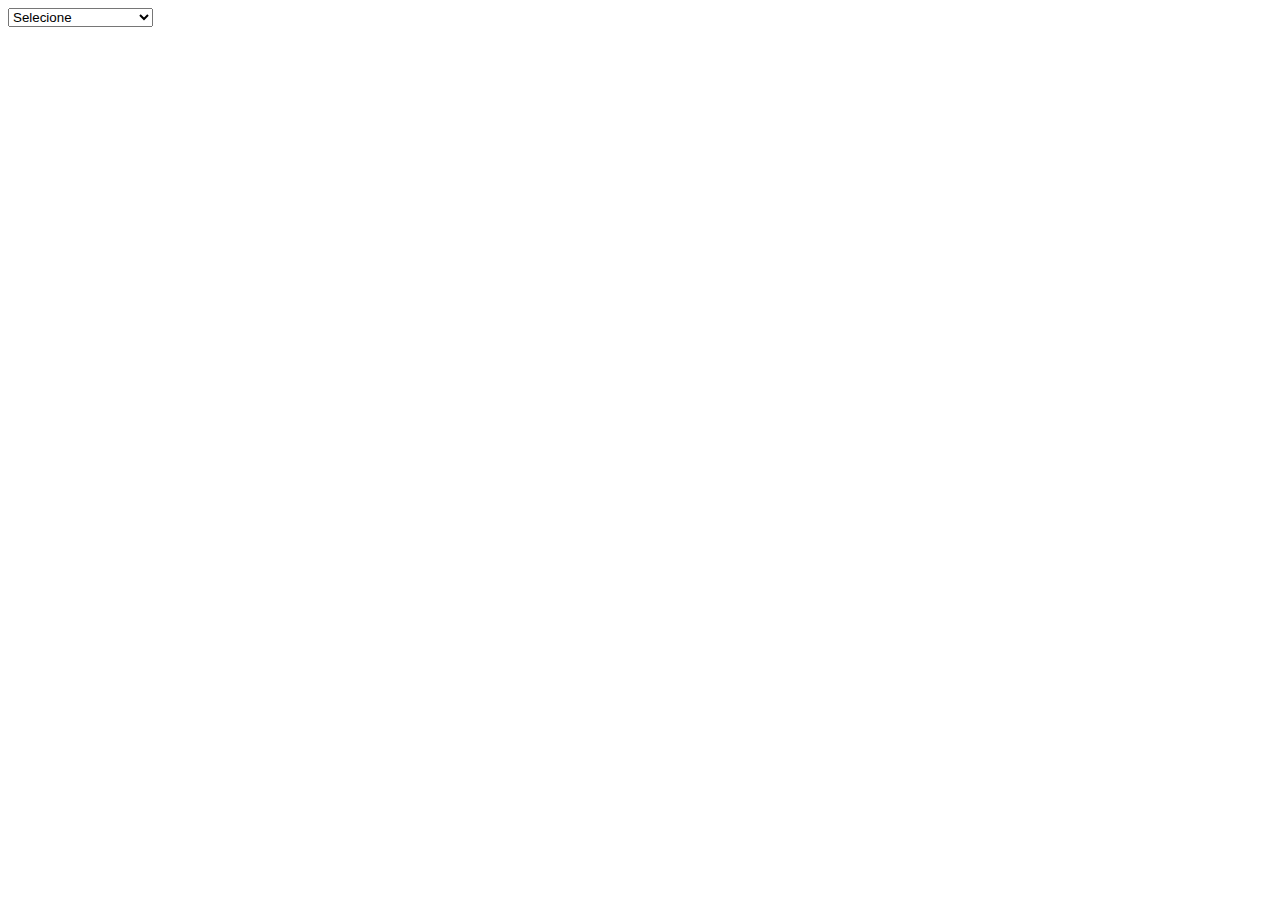
<file: LOGIN/teste.html>
<!DOCTYPE html>
<html lang="en">
<head>
    <meta charset="UTF-8">
    <meta http-equiv="X-UA-Compatible" content="IE=edge">

    <meta name="viewport" content="width=<select id="UF" name="txt estado">
       <select>
        <option value="">Selecione</option>
        <option value="AC">Acre</option>
        <option value="AL">Alagoas</option>
        <option value="AP">Amapá</option>
        <option value="AM">Amazonas</option>
        <option value="BA">Bahia</option>
        <option value="CE">Ceará</option>
        <option value="DF">Distrito Federal</option>
        <option value="ES">Espirito Santo</option>
        <option value="GO">Goiás</option>
        <option value="MA">Maranhão</option>
        <option value="MS">Mato Grosso do Sul</option>
        <option value="MT">Mato Grosso</option>
        <option value="MG">Minas Gerais</option>
        <option value="PA">Pará</option>
        <option value="PB">Paraíba</option>
        <option value="PR">Paraná</option>
        <option value="PE">Pernambuco</option>
        <option value="PI">Piauí</option>
        <option value="RJ">Rio de Janeiro</option>
        <option value="RN">Rio Grande do Norte</option>
        <option value="RS">Rio Grande do Sul</option>
        <option value="RO">Rondônia</option>
        <option value="RR">Roraima</option>
        <option value="SC">Santa Catarina</option>
        <option value="SP">São Paulo</option>
        <option value="SE">Sergipe</option>
        <option value="TO">Tocantins</option>
    </select>
    <title>Document</title>
</head>
<body>
    
</body>
</html>
</file>
<file: teste2.css>
@import url('https://fonts.googleapis.com/css2?family=Inter:wght@200;300;400;500&display=swap');
* {
    padding: 0;
    margin: 0;
    font-family: 'Inter', sans-serif;
}

header {
    color: #0097b2;
    box-shadow: 0px 3px 10px #464646;
}

.nav-bar {
    display: flex;
    justify-content: space-between;
    padding: 1.5rem 6rem;
    
}

.logo {
    display: flex;
    align-items: center;
}

.logo h1 {
    color: #fff;
}

.nav-list {
    display: flex;
    align-items: center;
}

.nav-list ul {
    display: flex;
    justify-content: center;
    list-style: none;
}

.nav-item {
    margin: 0 15px;
}

.nav-link {
    text-decoration: none;
    font-size: 1.15rem;
    color: #fff;
    font-weight: 400;
}

.login-button button {
    border: none;
    padding: 10px 15px;
    border-radius: 5px;
    margin-top: 10px;
    margin-left: 20px;
}

.login-button2 button {
    border: none;
    padding: 10px 15px;
    border-radius: 5px;
    background-color: #0187a7;
    margin-top: 10px;
    margin-left: 20px;
}

.login-button button a {
    text-decoration: none;
    color: #fff;
    font-weight: 500;
    font-size: 1rem;
   
}

.mobile-menu-icon {
    display: none;
}

.mobile-menu {
    display: none;
}

@media screen and (max-width: 906px) {

    .nav-bar {
        padding: 1.5rem 4rem;
    }
    .nav-item {
        display: none;
    }
    .login-button {
        display: none;
    }
    .mobile-menu-icon {
        display: block;
        margin-top: 10px;
    }
    .mobile-menu-icon button {
        background-color: transparent;
        border: none;
        cursor: pointer;
    }
    .mobile-menu ul {
        display: flex;
        flex-direction: column;
        text-align: center;
        padding-bottom: 1rem;
    }
    .mobile-menu .nav-item {
        display: block;
        padding-top: 1.2rem;
    }
    .mobile-menu .login-button {
        display: block;
        padding: 1rem 2rem;
        margin-left: -30px;
    }
    .mobile-menu .login-button button {
        width: 100%;
        color: #fff;
    }

    .mobile-menu .login-button2 {
        display: block;
        padding: 1rem 2rem;
        margin-left: -30px;
    }
    .mobile-menu .login-button2 button {
        width: 100%;
        color: #fff;
    }

    .open {
        display: block;
    }
    
}
</file>
<file: styleag.css>
.preencha{
    background-color: white;
}
.banner{
    width: 100%;
    height: 440px;
}
.dados{
    background-color: white;
}
@import url('https://fonts.googleapis.com/css2?family=Inter:wght@200;300;400;500&family=Open+Sans:wght@300;400;500;600&display=swap');
* {
    padding: 0;
    margin: 0;
    box-sizing: border-box;
    font-family: 'Inter', sans-serif;
}


.container {
    display: flex;   
}
.conteiner2{
    display: flex;   
}

.form-image {
    width: 50%;
    display: flex;
    justify-content: center;
    align-items: center;
    background-color: #ffffffd7;
    padding: 1rem;
}

.agndimg{
    margin-right: 200px;
    margin-left: 100px;
    margin-top: 5%;
    
}

.form-image img {
   width: 200px;
}

.form {
    width: 50%;
    display: flex;
    flex-direction: column;
    justify-content: center;
    align-items: center;
    background-color: #fff;
    padding: 3rem;
}


.tipos{
    height: 40px;
    width: 240px;
    background-color: #fff;
    border-radius: 7px;
    margin-left: -8px;
    border: none;
    box-shadow: 1px 1px 6px #0000001c;
    font-size: 0.8rem;
    font-family: 'Inter', sans-serif;
}
.tipos input{
    margin: 0.6rem 0;
    padding: 0.8rem 1.2rem;
    border: none;
    border-radius: 10px;
    box-shadow: 1px 1px 6px #0000001c;
    font-size: 0.8rem;
}

.form-header h1::after {
    content: '';
    display: block;
    width: 5rem;
    height: 0.3rem;
    background-color: #ca2a26;
    margin: 0 auto;
    position: absolute;
    border-radius: 10px;
    margin: 0.6rem 0;
    padding: 0.8rem 1.2rem;
}

.input-group {
    display: flex;
    flex-wrap: wrap;
    justify-content: space-between;
    padding: 1rem 0;
}

.input-box {
    display: flex;
    flex-direction: column;

  
}

.box{

    padding-top: 5%;
  
    padding-right: 20%;
    border: none;
   
    font-size: 0.8rem;
    
}
.tipos{
  
    padding: 0.8rem 1.2rem;
    border: none;
    border-radius: 10px;
    box-shadow: 1px 1px 6px #0000001c;
    font-size: 0.8rem;
}
.input-box input {
    margin: 0.6rem 0;
    padding: 0.8rem 1.2rem;
    border: none;
    border-radius: 10px;
    box-shadow: 1px 1px 6px #0000001c;
    font-size: 0.8rem;
}

.input-box input:hover {
    background-color: #eeeeee75;
}

.tipos input:hover {
    background-color: #eeeeee75;
}

.input-box input:focus-visible {
    outline: 1px solid #ca2a26;
}

.input-box label,
.gender-title h6 {
    font-size: 0.75rem;
    font-weight: 600;
    color: #000000c0;
}

.input-box input::placeholder {
    color: #000000be;
}


.gender-group {
    display: flex;
    justify-content: space-between;
    margin-top: 0.62rem;
    padding: 0 .5rem;
}

.gender-input {
    
    align-items: center;
    
}

.gender-input input {
    margin-right: 0.35rem;
}

.gender-input label {
    font-size: 0.81rem;
    font-weight: 600;
    color: #000000c0;
}

.continue-button button {
    width: 100%;
    margin-top: 2.5rem;
    border: none;
    background-color: #ca2a26;
    padding: 0.62rem;
    border-radius: 5px;
    cursor: pointer;
}

.continue-button button:hover {
    background-color: #ca2a26;
}

.continue-button button a {
    text-decoration: none;
    font-size: 0.93rem;
    font-weight: 500;
    color: #fff;
}
.gender-title{
    margin-top: 0.35rem;
    padding-top: 0.35rem;
}
.container {
    width: 90%;
    height: auto;
}
.input-group {
    flex-direction: column;
    z-index: 5;
    padding-right: 5rem;
    max-height: 10rem;
    overflow-y: scroll;
    flex-wrap: nowrap;
}
.gender-inputs {
    margin-top: 0.35rem;
}
.gender-group {
    flex-direction: column;
}
.gender-title h6 {
    margin: 0;
}


.gender-inputs{
margin-right: -4px;
}
.agende{
background-color: white;

}
.gender-group {
display: flex;
justify-content: space-between;
margin-top: 0.62rem;
padding: 0 .5rem;
}

.gender-input {

align-items: center;

}

.gender-input input {
margin-right: 0.35rem;
}

.gender-input label {
font-size: 0.81rem;
font-weight: 600;
color: #000000c0;
}
.form-image {
width: 30%;
display: flex;
justify-content: center;
align-items: center;
background-color: #ffffffd7;
padding: 1rem;
}

@media screen and (max-width: 1330px) {
    
    .container {
        width: 90%;
        height: auto;
    }
    .input-group {
        flex-direction: column;
        z-index: 5;
        padding-right: 5rem;
        max-height: 10rem;
        overflow-y: scroll;
        flex-wrap: nowrap;
    }
    .gender-inputs {
        margin-top: 0.35rem;
    }
    .gender-group {
        flex-direction: column;
    }
    .gender-title h6 {
        margin: 0;
    }


.gender-inputs{
    margin-right: -4px;
}
.agende{
    background-color: white;
   
}
.gender-group {
    display: flex;
    justify-content: space-between;
    margin-top: 0.62rem;
    padding: 0 .5rem;
}

.gender-input {
    
    align-items: center;
    
}

.gender-input input {
    margin-right: 0.35rem;
}

.gender-input label {
    font-size: 0.81rem;
    font-weight: 600;
    color: #000000c0;
}
.form-image {
    width: 30%;
    display: flex;
    justify-content: center;
    align-items: center;
    background-color: #ffffffd7;
    padding: 1rem;
}

    .form-image {
        display: none;
    }
    .container {
        width: 50%;
    }
    .form {
        width: 100%;
    }
    .container {
        width: 90%;
        height: auto;
    }
    .input-group {
        flex-direction: column;
        z-index: 5;
        padding-right: 5rem;
        max-height: 10rem;
        overflow-y: scroll;
        flex-wrap: nowrap;
    }
    .gender-inputs {
        margin-top: 0.35rem;
    }
    .gender-group {
        flex-direction: column;
    }
    .gender-title h6 {
        margin: 0;
    }


.gender-inputs{
    margin-right: -4px;
}
.agende{
    background-color: white;
   
}
.gender-group {
    display: flex;
    justify-content: space-between;
    margin-top: 0.62rem;
    padding: 0 .5rem;
}

.gender-input {
    
    align-items: center;
    
}

.gender-input input {
    margin-right: 0.35rem;
}

.gender-input label {
    font-size: 0.81rem;
    font-weight: 600;
    color: #000000c0;
}
.form-image {
    width: 30%;
    display: flex;
    justify-content: center;
    align-items: center;
    background-color: #ffffffd7;
    padding: 1rem;
}

}

@media screen and (max-width: 1100px) {
    .container {
        width: 90%;
        height: auto;
    }
    .input-group {
        flex-direction: column;
        z-index: 5;
        padding-right: 5rem;
        max-height: 10rem;
        overflow-y: scroll;
        flex-wrap: nowrap;
    }
    .gender-inputs {
        margin-top: 0.35rem;
    }
    .gender-group {
        flex-direction: column;
    }
    .gender-title h6 {
        margin: 0;
    }
    .container {
        width: 90%;
        height: auto;
    }
    .input-group {
        flex-direction: column;
        z-index: 5;
        padding-right: 5rem;
        max-height: 10rem;
        overflow-y: scroll;
        flex-wrap: nowrap;
    }
    .gender-inputs {
        margin-top: 0.35rem;
    }
    .gender-group {
        flex-direction: column;
    }
    .gender-title h6 {
        margin: 0;
    }


.gender-inputs{
    margin-right: -4px;
}
.agende{
    background-color: white;
   
}
.gender-group {
    display: flex;
    justify-content: space-between;
    margin-top: 0.62rem;
    padding: 0 .5rem;
}

.gender-input {
    
    align-items: center;
    
}

.gender-input input {
    margin-right: 0.35rem;
}

.gender-input label {
    font-size: 0.81rem;
    font-weight: 600;
    color: #000000c0;
}
.form-image {
    width: 30%;
    display: flex;
    justify-content: center;
    align-items: center;
    background-color: #ffffffd7;
    padding: 1rem;
}


.gender-inputs{
    margin-right: -4px;
}
.agende{
    background-color: white;
   
}
.gender-group {
    display: flex;
    justify-content: space-between;
    margin-top: 0.62rem;
    padding: 0 .5rem;
}

.gender-input {
    
    align-items: center;
    
}

.gender-input input {
    margin-right: 0.35rem;
}

.gender-input label {
    font-size: 0.81rem;
    font-weight: 600;
    color: #000000c0;
}
.form-image {
    width: 30%;
    display: flex;
    justify-content: center;
    align-items: center;
    background-color: #ffffffd7;
    padding: 1rem;
}

.agndimg{
    margin-right: 100px;
    margin-left: 100px;
    margin-top: 5%;
    
}

@media screen and (max-width: 980px) {
    .container {
        width: 90%;
        height: auto;
    }
    .input-group {
        flex-direction: column;
        z-index: 5;
        padding-right: 5rem;
        max-height: 10rem;
        overflow-y: scroll;
        flex-wrap: nowrap;
    }
    .gender-inputs {
        margin-top: 0.35rem;
    }
    .gender-group {
        flex-direction: column;
    }
    .gender-title h6 {
        margin: 0;
    }


.gender-inputs{
    margin-right: -4px;
}
.agende{
    background-color: white;
   
}
.gender-group {
    display: flex;
    justify-content: space-between;
    margin-top: 0.62rem;
    padding: 0 .5rem;
}

.gender-input {
    
    align-items: center;
    
}

.gender-input input {
    margin-right: 0.35rem;
}

.gender-input label {
    font-size: 0.81rem;
    font-weight: 600;
    color: #000000c0;
}
.form-image {
    width: 30%;
    display: block;
    justify-content: center;
    align-items: center;
    background-color: #ffffffd7;
    padding: 1rem;
}

.agndimg{
    margin-right: 100px;
    margin-left: 100px;
    margin-top: 5%;
    
}

.box{
    width: 70%;
}
    }
 @media screen and (max-width: 980px) {
  .agndimg{
    margin-right: 50px;
    margin-left: 50px;
    margin-top: 5%;
   
} 
.container {
        width: 60%;
        height: auto;

    }
    .box{
        margin-top: 5%;
        margin-bottom: 5%;

    }
    }}
    @media screen and (max-width: 870px) {
        .agndimg{
          margin-right: 50px;
          margin-left: 50px;
          margin-top: 5%;
          
         
      } 
      .container {
              width: 100%;
              height: auto;
              display: flex;
            flex-direction: column;
            align-items:center;
            justify-content: center;
            text-align: center;
      
          }
        .box{
            margin-top: 0;
            padding-top: 0;
            padding-right: 2%;
            font-size: 0.8rem;
            
        }
        
        
       .input-box input{
        width: 240px;
margin-left: 29%;        



       }
       #img2{
        width: 500px;
       }
       .continue-button{
        width: 300px;
        margin-left: 24%;        

       }
       @media screen and (max-width: 778px) {
        .input-box input{
            width: 240px;
    margin-left: 27%;        
    
    
    
           }
           #img2{
            width: 500px;
           }
           .continue-button{
            width: 300px;
            margin-left: 20%;        
    
           }
          }
          @media screen and (max-width: 660px) {
            .input-box input{
                width: 240px;
        margin-left: 23%;        
        
        
        
               }
               #img2{
                width: 500px;
               }
               .continue-button{
                width: 300px;
                margin-left: 15%;        
        
               }
              }
              @media screen and (max-width: 560px) {
                .input-box input{
                    width: 240px;
            margin-left: 18%;        
            
            
            
                   }
                   #img2{
                    width: 500px;
                   }
                   .continue-button{
                    width: 300px;
                    margin-left: 11%;        
            
                   }
                  }
                  @media screen and (max-width: 526px) {
                    .input-box input{
                        width: 240px;
                margin-left: 15%;        
                
                
                
                       }
                       #img2{
                        width: 400px;
                       }
                       .continue-button{
                        width: 300px;
                        margin-left: 8%;        
                
                       }
                      }
                      @media screen and (max-width: 470px) {
                        .input-box input{
                            width: 240px;
                    margin-left: 12%;        
                    
                    
                    
                           }
                           #img2{
                            width: 400px;
                           }
                           .continue-button{
                            width: 300px;
                            margin-left: 5%;        
                    
                           }
                          }
                          @media screen and (max-width: 430px) {
                            .input-box input{
                                width: 240px;
                        margin-left: 9%;        
                        
                        
                        
                               }
                               #img2{
                                width: 400px;
                               }
                               .continue-button{
                                width: 300px;
                                margin-left: -1%;        
                        
                               }
                              }
                              @media screen and (max-width: 400px) {
                                .input-box input{
                                    width: 240px;
                            margin-left: 5%;        
                            
                            
                            
                                   }
                                   #img2{
                                    width: 350px;
                                   }
                                   .continue-button{
                                    width: 300px;
                                    margin-left: -4%;        
                            
                                   }
                                  }
                                  @media screen and (max-width: 366px) {
                                    .input-box input{
                                        width: 240px;
                                margin-left:1%;        
                                
                                
                                
                                       }
                                       #img2{
                                        width: 340px;
                                       }
                                       .continue-button{
                                        width: 270px;
                                        margin-left: -4%;        
                                
                                       }
                                      
        
                                      }
                                      }
</file>
<file: carrosel.css>
.divide{
    width: 100%;
    background: rgb(247, 247, 247);
    }
    .slider {
      
        overflow: hidden;
        width: 100%;
    }
    
    .slides{
        width: 100%;
        display: flex;
    }
    
    .slides input {
        display: none;
    }
    
    .slide {
        width: 100%;
        position: relative;
        transition: 2s;
    }
    
    .slide img {
        width: 100vw;
        height: 26vw;
    }
    
    #slide1:checked ~ .first {
        margin-left: -5;
    }
    
    #slide2:checked ~ .first {
        margin-left: -100%;
    }
    
    #slide3:checked ~ .first {
        margin-left: -200%;
    }
    
    #slide4:checked ~ .first {
        margin-left: -300%;
    }
    
    #slide5:checked ~ .first {
        margin-left: -400%;
    }
    
    #slide6:checked ~ .first {
        margin-left: -500%;
    }
    
    @media screen and (max-width: 720px) {
        .divide{
             height: 230px;
             width: 720px;
             }
            
             
             .slide img {
                 width: 720PX;
                 height:100%;
             }
             
     }
     @media screen and (max-width: 678px) {
        .divide{
             height: 230px;
             width: 678px;
             }
            
             
             .slide img {
                 width: 678PX;
                 height:100%;
             }
             
     }
     @media screen and (max-width: 600px) {
        .divide{
             height: 230px;
             width: 600px;
             }
            
             
             .slide img {
                 width: 600PX;
                 height:230px;
             }
             
     }
     @media screen and (max-width: 630px) {
        .divide{
            display: none   ;
        }

        }
</file>
<file: menu.css>
@import url('https://fonts.googleapis.com/css2?family=Secular+One&display=swap');
@import url('https://fonts.googleapis.com/css2?family=Open+Sans:wght@300&display=swap');
@import url('https://fonts.googleapis.com/css2?family=Nunito:wght@500&family=Open+Sans:wght@300&display=swap');
@import url('https://fonts.googleapis.com/css2?family=Bebas+Neue&display=swap');


:root{
    --color-white: #c6302c;
    --color-dark1: rgb(39, 39, 39);
    --color-dark2: #2d2d2d;
    --color-dark3: #2d2d2d;
    --color-dark4: #1c1c1c;
    --color-dark5: #0097b2;
    --color-purple: #ffffff;
}
*{
    margin: 0;
    padding: 0;
}
body{
    font-family: Arial, Helvetica, sans-serif;
    background-color: #0097b2;
    color: var(--color-white);
}

.logo_header {
    display: flex;
}

.img_logo_header{
margin-left: 2%;
   width: 60px;
   height: 60px;
    align-items:center;
}

.header{
 
    padding: 0.2rem 0.0rem;
    display: flex;
    align-items: center;
    background: color #0097b2;
  justify-content: space-between;
 width: 100%;
 height: 80px;

}
.navi

.right {
    display: flex;
    align-items: center;
    gap: 1rem;
    
}

.right a {
    text-decoration: none;
    color: white;
    font-family: 'Nunito', sans-serif;
font-family: 'Open Sans', sans-serif;
font-size: 20px;
font-weight: 500;

}
.desc{
    margin-bottom: -4px;
}

.desc2{
    margin-bottom: -5px;
}

.desc3{
    margin-bottom: 7px;
    text-decoration: none;
}

.title{
font-size: 30px;
margin-bottom: -10px;
font-family: 'Bebas Neue', sans-serif;
margin-top: 10px;


}
.popup-button{
    background-color: #0097b2; 
    border: none;
    padding: 8px 30px;
    border-radius: 16px;
    text-transform: uppercase;
    color: #FFF;
    font-size: 16px;
    font-weight: 600;
    cursor: pointer;
    transition: all .4s;
    margin: 12px 0; 
    text-decoration: none;
    color: white;
    font-family: 'Nunito', sans-serif;
    font-family: 'Open Sans', sans-serif;
    font-size: 20px;
font-weight: 500;
    
}

.popup .close-popup-button {
    background-color: #d63909;
    border: none;
    padding: 8px 30px;
    border-radius: 16px;
    text-transform: uppercase;
    color: #FFF;
    font-size: 10px;
    font-weight: 600;
    cursor: pointer;
    transition: all .4s;
    margin-right: 1px;
    margin-left: -1px;
   
   

    
}

.popup-button:hover, .open-popup-button:hover,
.popup .close-popup-button:hover {
    opacity: .8;
}

.popup-button:active, .open-popup-button:active,
.popup .close-popup-button:active {
    transform: scale(.8);
}

.popup {
    position: absolute;
    background-color: #0097b2;
    border-radius: 8px;
    text-align: center;
    width: 290px;
    box-sizing: border-box;
    transition: all .4s;
    z-index: -1;
    transform: scale(.4);
    opacity: 0;
    height: 200px;
    margin-top: 30px;
    margin-left: 13px;
    
    
}

.popup.opened {
    z-index: 999;
    transform: scale(1);
    opacity: 1;
}


.popup p.title {
    color: #fdfdfd;
    
}

.popup p.desc {
    color: #FFF;
}

.popup p.desc2 {
    color: #FFF;
}

.popup p.desc3 {
    color: #FFF;
    text-decoration: underline;
   
}
.desc3p{
    text-decoration-color: #FFF;
    
    }

.open-popup-button{
    background-color: #d63909;
    border: none;
    padding: 8px 30px;
    border-radius: 16px;
    text-transform: uppercase;
    color: #FFF;
    font-size: 16px;
    font-weight: 600;
    cursor: pointer;
    transition: all .4s;
    
    margin-bottom: 10px;
    margin-right: 20px;
}
.cadastro{  
    
    text-decoration: none;
    color: white;
    font-family: 'Nunito', sans-serif;
    font-family: 'Open Sans', sans-serif;
    font-size: 20px;
font-weight: 500;
}
.navigation_header{
    display: flex;
    gap: 5rem;
    align-items: center;
}
.navigation_2{
    display: flex;
    gap: 1.5rem;
    align-items: center;

}
.navigation_header a{
    text-decoration: none;
    font-family: 'Nunito', sans-serif;
font-family: 'Open Sans', sans-serif;
    color: var(--color-purple);
    transition: 1s;
   font-size: 20px;
   font-weight: 500;
 

}
.navigation_header a:hover{
    color: var(--color-white);
}

.containerr{
    display: flex;
    justify-content: center;
    background-color: #FFF;
}

.card{
    width: 300px;
    height: 500px;
    border-radius: 15px;
    margin-top: 40px; 
    margin-bottom: 40px;
    background-color: #0097b2;
    box-shadow: #202020;
}

.lock{
    width: 160px;
    height: 40px;
    margin-top: 10px;
    margin-left: 67px;
    box-shadow: #202020;
}

.mar{
    width: 200px;
    border-radius: 100px;
   margin-left: 47px;
   margin-top: 20px;
}
 
.titi{
color: #FFF;
font-size: 14px;
margin-left: 25px;
margin-top: 10px;
}

.txt{
    color: #0097b2;
}
@media screen and (max-width: 917px) {
    .header{
 
        padding: 0.2rem 0.0rem;
        display:block;
        align-items: center;
        background: color #0097b2;
      justify-content: space-between;
     width: 100%;
     height: 80px;
    
    }
}
</file>
<file: footer.css>
@import url('https://fonts.googleapis.com/css2?family=Nunito:wght@500&family=Open+Sans:wght@300&display=swap');
@import url('https://fonts.googleapis.com/css2?family=Secular+One&display=swap');

*{
    margin: 0;
    padding: 0;
    box-sizing: border-box;
    letter-spacing: 1px;
}
.footer{
    width: 100%;
    color: rgb(246, 246, 246);
   text-align: justify;
   text-decoration: none;

}
#font_footer{
    font-size: 20px;
    font-family: Arial, Helvetica, sans-serif;
}
.font_link li a{
    font-size: 15px;
    color: aliceblue;
    font-family: 'Nunito', sans-serif;
font-family: 'Open Sans', sans-serif;
text-decoration: none;
font-weight: 400;

   
}
.font_link{
    font-size: 15px;
    color: aliceblue;
    font-family: 'Nunito', sans-serif;
    font-family: 'Open Sans', sans-serif;  
}
.footer_content{
    background-color: #0097b2;
    display: grid;
    grid-template-columns: repeat(3, 1fr);
    padding: 3rem 3.5rem;
}
.box_contato h2{
    margin-bottom: 0.75rem;
}

.social_media{

 text-decoration: none;
margin-top: 1.5rem;
display: flex;
gap: 1.5rem;
width: 300px;
height: 50px;
}
.footer_link i{
font-size: 25px;
color: aliceblue;}
#footer_copyright{
    display: flex;
    justify-content: center;
    background-color: rgb(141, 6, 6);
    padding-top: 1.5rem;
    width: 100%;
    font-weight: 100;
    color: aliceblue;
    height: 20px;
    padding-bottom: 2rem;
    
    
}
#footer_copyright p{
    align-items: center;

    }
.font_footer p{
    font-size: 15px;

}
#font_footer2{
    font-size: 20px;
}
@media screen and (max-width: 792px){
   .footer{
    align-items: center;
   }
    #font_footer{
        font-size: 17px;
    }
    .font_link li a{
        font-size: 17px;
    }
    .font_link{
        font-size: 15px; 
    }
    .footer_content{
        
        display: grid;
        grid-template-columns: repeat(3, 1fr);
        padding: 3rem 3.5rem;
    }
    .box_contato h2{
        margin-bottom: 0.75rem;
    }
    
    .social_media{
    margin-top: 1rem;
    }
    .footer_link i{
    font-size: 18px;
    }
    #font_footer2{
        font-size: 17px;
    }
}
@media screen and (max-width: 718px){
   .footer{
    text-align: center;
   }
    #font_footer{
        font-size: 17px;
    }
    .font_link li a{
        font-size: 17px;
    }
    .font_link{
        font-size: 15px; 
    }
    .footer_content{
        padding: 2rem 3.5rem;
        display: block;
       
    }
    .box_contato h2{
        margin-bottom: 0.4rem;
    }
    
    .social_media{
    margin-top: 0.2rem;
    align-items: center;
    }
    .footer_link i{
    font-size: 18px;
    }
    #font_footer{
        margin-bottom: 0.5rem;
    }
    #font_footer2{
        margin-top: 1rem;
    }
}
    @media screen and (max-width: 528px){
        
        
        .font_link{
            text-align: center;
            list-style: none;
        }
        .footer_content{
            text-align: center;
        }
      
        
        .social_media {
            text-align: center;
            display: flex;
             gap: 1.5rem;
            padding-left: 160px;
            width: 350px;
height: 60px;

    }
    #font_footer2{
        margin-bottom: 1rem;
    }
    #footer_copyright p{
      font-size: 15px;
    
        }
}
@media screen and (max-width: 520px){
    .social_media {
        padding-left: 155px;
    }
}
@media screen and (max-width: 510px){
    .social_media {
        padding-left: 150px;
    }
}
@media screen and (max-width: 480px){
    .social_media {
        padding-left: 130px;
    }
}
@media screen and (max-width: 432px){
        .social_media {
            padding-left: 110px;
        }
    }
@media screen and (max-width: 412px){
        .social_media {
        padding-left: 100px;
            }
}
@media screen and (max-width: 396px){
    .social_media {
        padding-left: 90px;
    }
}    
@media screen and (max-width: 360px){
        .social_media {
            padding-left: 75px;
        }
}
</file>
<file: stylemp.css>
.mybox{
    background-color: white;
    width: 100%;
}

.containerr{
    display: flex;
    justify-content: center;
    background-color: #FFF;
}

.card{
    width: 300px;
    height: 350px;
    border-radius: 15px;
    margin-top: 40px; 
    margin-bottom: 40px;
    background-color: #0097b2;
    box-shadow: #202020;
}

.lock{
    width: 160px;
    height: 40px;
    margin-top: 10px;
    margin-left: 70px;
    box-shadow: #202020;
    border: none;
    border-radius: 10px;
    background-color: #d63909;
    color: #FFF;
    cursor: pointer;

   
}

.mar{
    width: 200px;
    border-radius: 100px;
   margin-left: 50px;
   margin-top: 20px;
}
 
.titi{
color: #FFF;
font-size: 14px;
margin-left: 25px;
margin-top: 10px;


}
</file>
<file: popup.css>
@import url('https://fonts.googleapis.com/css2?family=Bebas+Neue&display=swap');

* {
    outline: none;

}

body {
    margin: 0;
}
.desc{
    margin-bottom: -4px;
}

.desc2{
    margin-bottom: -15px;
}

.desc3{
    margin-bottom: 22px;
    text-decoration: none;
}

.title{
font-size: 30px;
margin-bottom: -20px;
font-family: 'Bebas Neue', sans-serif;
margin-top: 10px;


}
.container {
    width: 100%;
    height: 100vh;
    display: flex;
    align-items: center;
    justify-content: center;
    background-color: #1a8396;
    position: relative;
}
.popup-button{
    background-color: #0097b2; 
    border: none;
    padding: 8px 30px;
    border-radius: 16px;
    text-transform: uppercase;
    color: #FFF;
    font-size: 16px;
    font-weight: 600;
    cursor: pointer;
    transition: all .4s;
    margin: 12px 0; 
    margin-bottom: -50px;
}

.popup .close-popup-button {
    background-color: #d63909;
    border: none;
    padding: 8px 30px;
    border-radius: 16px;
    text-transform: uppercase;
    color: #FFF;
    font-size: 10px;
    font-weight: 600;
    cursor: pointer;
    transition: all .4s;
   
   

    
}

.popup-button:hover, .open-popup-button:hover,
.popup .close-popup-button:hover {
    opacity: .8;
}

.popup-button:active, .open-popup-button:active,
.popup .close-popup-button:active {
    transform: scale(.8);
}

.popup {
    position: absolute;
    background-color: #0097b2;
    border-radius: 8px;
    text-align: center;
    width: 290px;
    box-sizing: border-box;
    transition: all .4s;
    z-index: -1;
    transform: scale(.4);
    opacity: 0;
    height: 200px;
    margin-top: 310px;
    
    
}

.popup.opened {
    z-index: 999;
    transform: scale(1);
    opacity: 1;
}


.popup p.title {
    color: #fdfdfd;
}

.popup p.desc {
    color: #FFF;
}

.popup p.desc2 {
    color: #FFF;
}

.popup p.desc3 {
    color: #FFF;
    text-decoration: underline;
   
}
.desc3p{
    text-decoration-color: #FFF;
    
    }

.open-popup-button{
    background-color: #d63909;
    border: none;
    padding: 8px 30px;
    border-radius: 16px;
    text-transform: uppercase;
    color: #FFF;
    font-size: 16px;
    font-weight: 600;
    cursor: pointer;
    transition: all .4s;
    margin: 12px 0;
    margin-bottom: -2px;
}
</file>
<file: LOGIN/cadastro.css>
@import url('https://fonts.googleapis.com/css2?family=Inter:wght@100;200;300;400;500;600&display=swap');
@import url('https://fonts.googleapis.com/css2?family=Alfa+Slab+One&family=Bebas+Neue&family=Poppins&family=Sigmar&display=swap');
@import url('https://fonts.googleapis.com/css2?family=Lato:wght@900&family=Montserrat:wght@600&family=Oswald&family=REM:wght@600&display=swap');
*{
	padding: 0;
	margin: 0;
	box-sizing: border-box;
	font-family: 'Inter',sans-serif;
}

body{

	display: flex;
	justify-content: center;
	align-items: center;
	/*background-image: linear-gradient(to top,  #04515f,  #097486, #7fe0f1 );
	background-repeat: no-repeat;*/
	background-image: url(../IMG/fundousuario.png);
}

.title h1{
	font-family: 'Secular One', sans-serif;
	font-size: 35px;
    color: #c6302c;
	margin-top: 20px;
	font-family: 'Lato', sans-serif;

    font-family: 'Montserrat', sans-serif;

    font-family: 'Oswald', sans-serif;

    font-family: 'REM', sans-serif;
	
}


.title p{
    font-size: 13px;
    color: #c6302c;
	
}

.campo {
	height: 800px;
	width: 490px;
	justify-content: center;
	align-items: center;
	text-align: center;
	flex-direction:column ;
	background-color: #ffffff;
	margin-top: 4rem ;
	margin-bottom: 4rem ;
	border-radius:20px;
}

.form-header{
	margin-bottom: 2rem;
	display: flex;
	justify-content:center;
}

.button-cadastro button {
	background-color:#b60000;
	padding: 0.4rem 1rem;
	border-radius: 10px;
	cursor: pointer;
}

.login-button button:hover {
	background-color: black;
}

.login-button button a {
	text-decoration: none;
	font-weight: 500;
	color: #ffffff;
}

.login-button h1::after {
	content: '';
	display: block;
	width: 5rem;
	height: 0.3rem;
	background-color: black;
	margin: 0 auto;
	position: absolute;
	border-radius: 10px;
}

.input-group{
	display: inline-block;
	flex-wrap: wrap;
	justify-content: space-between;

	
}
.input-group1{
	display: inline-flex;
	flex-wrap: wrap;
	justify-content: space-between;
	margin-right: 20px;
	
}

.input-box {
	display: flex;
	margin-bottom: 1.1rem;
	align-items: center;
	gap: 50px;
	padding: 0rem 1rem;
	position: relative;
}
.input-box1 {
	display: flex;

	
	align-items: center;
	
	margin-left: 15px;

}
.input-box data{
	font-family: 'Alfa Slab One', cursive;
        font-family: 'Bebas Neue', sans-serif;
        font-family: 'Poppins', sans-serif;

}


.input-box label{
	color: #b60000;
	margin-right:10px ;
	
}

.input-box input {
		margin: 0.2rem 0;
		padding: 0.6rem 1.2rem;
		border: none;
		border-radius: 5px;
		box-shadow: 1px 1px 6px#b60000;
		width: 408px;
		
}
.input-box1 input {
   
    padding: 0.6rem 1rem;
    border: none;
    border-radius: 5px;
    box-shadow: 1px 1px 6px#b60000;
    width: 195px;
	
    ;

}
.oi{
	margin-left: 20px;
	
}
.input-box11{
	height: 35px;
	   border: none;
	   border-radius: 5px;
	   box-shadow: 1px 1px 6px#b60000;
	   width: 98%;
	   display: flex;
	   margin-bottom: 1.1rem;
	   align-items: center;
	   margin-left: -5px;
	   padding-right: -5px;

   background-color: #ffffff;
	   position: relative;
}
.input-box10{

	height: 35px;
	   border: none;
	   border-radius: 5px;
	   box-shadow: 1px 1px 6px#b60000;
	   width: 195px;
	   display: flex;
	   margin-bottom: 1.1rem;
	   align-items: center;
	   gap: 50px;
   background-color: #ffffff;
	   position: relative;
		   
   }
.input-box input:hover{
	background-color: white;
}

.input-box input:forus-visible{
	outline: 1px solid black;
}



.gender-title h6 {
	font-size: 0.75rem;
	font-weight: 600;
	color: black;
}

.input-box input::placeholder {
	color: black;
	font-size: 12px;
}
.input-box1 input::placeholder {
	color: black;
	font-size: 12px;
}

.gender-group{
	display: flex;
	justify-content: space-between;
}
.continuar {
	cursor: pointer;
	padding: .3rem 1rem;
	border-radius: 20px;
	color:white;
	background-color: #b60000;
	height: 40px;
	border: 2px solid transparent;
	align-items: center;
	font-family: 'Alfa Slab One', cursive;
    font-family: 'Bebas Neue', sans-serif;
    font-family: 'Poppins', sans-serif;
	margin-top: 3px;
	

}
.letracadas a{
	color: #b60000;
	border-color: #b60000;
	font-size: 12px;
	text-decoration: bold;
	text-decoration: none; 
}

.button-cadastro a {
	
	width: 250px;
}
.letracadas {
	color: #0e0d0d;
	border-color: #0e0d0d;
	font-size: 12px;
	text-decoration: bold;
	text-decoration: none; 
	padding-top: 4px;
}

.button-cadastro{
	display:block;
	justify-content: center;
	padding-top: 6px;
align-items: center;
margin-top: 7px;
margin-bottom: 1px;

}

.logintittle{
	font-family: 'Alfa Slab One', cursive;

    font-family: 'Bebas Neue', sans-serif;

    font-family: 'Poppins', sans-serif;
	
}

.novasenha{
	text-align: right;
	font-size: 12px;
	margin-top: -15px;
	color: #b60000;
}

.imgbv{
	position: absolute;
	width:68%;
	height: 485px;
	padding-right:90px;
	padding-left: 30px;
	padding-bottom: 120px;
	margin-top: -129px;
	pointer-events: none;

	
}
	

.esqueci{
	margin-top: auto;
	justify-content: right;
	position: relative;
	bottom: 10px;
	font-size:12px ;
	margin-top: 1px;
	display: block;
	text-align:right;
	padding-right: 50px;



	
}
hr{
	margin-top: 2px;
	border: 0;
    height: 2.5px;

    background-image: linear-gradient(to right, transparent, rgb(100, 147, 151), transparent);
    
}
.esqueci p{
	color: #b60000;
	border-color: #b60000;
	font-size: 12px;
	text-decoration: bold;
	
	}
	.esqueci  a {
		text-decoration: none;
	}
	.date{
		font-size: 10px;
		margin-bottom: 0.5rem;
		margin-top: 15px;
		margin-left: 15px;
		text-align: left;
		font-family: 'Alfa Slab One', cursive;
        font-family: 'Bebas Neue', sans-serif;
        font-family: 'Poppins', sans-serif;
		color: 
		#68686f;
	}
	.date p{
		margin-left: 3px;
	}
	.fim{
		font-size: 10px;
		
		margin-bottom: 0.5px;
		margin-left: 35px;
		text-align: left;
		font-family: 'Alfa Slab One', cursive;
        font-family: 'Bebas Neue', sans-serif;
        font-family: 'Poppins', sans-serif;
		color:#68686f;
		

	}
	.sb{
       
		color: #0080ff;
		font-size: 10px;
	
		font-family: 'Alfa Slab One', cursive;
        font-family: 'Bebas Neue', sans-serif;
        font-family: 'Poppins', sans-serif;
		
		
	}
	.eye{
		width: 20px;
		height: 15px;
	position: absolute;
		cursor: pointer;
		top: 13px;
		right: 25px;
	}
	.fim a{
		text-decoration:none;
		color: #0080ff;
		font-size: 11px;
	}
	.date1{

		font-size: 12px;
		margin-bottom: 1rem;
		margin-top: 1rem;
		margin-left: 8px;
		margin-right: 20px;
		font-family: 'Alfa Slab One', cursive;
        font-family: 'Bebas Neue', sans-serif;
        font-family: 'Poppins', sans-serif;
		color: 
		
		
		#68686f;
	}
	
	.date2{

		font-size: 12px;
		margin-bottom: 1rem;
		margin-top: 1rem;
		margin-left: 3px;
		margin-right: 3PX;
		font-family: 'Alfa Slab One', cursive;
        font-family: 'Bebas Neue', sans-serif;
        font-family: 'Poppins', sans-serif;
		color: 
		
		
		#68686f;
	}
	@media screen and (max-width: 630px) {
		.campo{
			height: 350px;
			width: 470px;
		}
		.input-group{
			padding: 1rem 0;
			padding-top: -3px;
		}
		
		.input-box {
			margin-bottom: 0.9rem;
			gap: 8px;
			position: relative;
		}
		.input[type="date"]{
			background-color: #0080ff;
			padding: 15px;
			position: absolute;
			transform: translate(-50%,-50%);
			top: 50%;
			left: 50%;
			
			color: #ffffff;
			font-size: 18px;
			border: none;
			outline: none;
			border-radius: 5px;
		}
		::-webkit-ca
		.input-box input {
				margin: 0.1rem 0;
				padding: 0.8rem 0.8rem;
				border-radius: 5px;
				box-shadow: 0.5px 0.5px 3px#b60000;
				width: 360px;
		}

			.title h1{
				font-size: 37px;	
		}
			.title p{
				font-size: 14px;
		}
			.form-header{
				margin-bottom: 1rem;
		}

		   .esqueci{
				bottom: 14px;
				font-size:12px ;
				margin-top: 2px;
				padding-right: 28px;
					
		}
			.button-cadastro{
				padding-top: 5px;
				margin-top: 6px;
				margin-bottom: 0.5px;
					}
		
			.letracadas {
				font-size: 11px;
				padding-top: 7px;
		}
		   .continuar {
				padding: .1.8rem 0.8rem;
				border-radius: 15px;
				height: 35px;
				border: 2px solid transparent;
	
					
		}
		
	}

	@media screen and (max-width: 643px) {
		.input-box1 input {
   
			padding: 0.6rem 1rem;
			border: none;
			border-radius: 5px;
			box-shadow: 1px 1px 6px#b60000;
			width: 170px;
			
			;
		
		}
		.input-box1 {
			display: flex;
		
			
			align-items: center;
			
			margin-left: 11px;
		
		}
		.input-group1{
			display: inline-flex;
			flex-wrap: wrap;
			justify-content: space-between;
			margin-right: 10px;
			
		}
  .campo{
		height: 800px;
		width: 460px;
	}
	.input-group{
		padding: 0.1rem 0;
		padding-top: -2.5px;
	}
	
	.input-box {
		margin-bottom: 0.9rem;
		gap: 7px;
	}
	
	.input-box input {
			margin: 0.2rem 0;
			padding: 0.7rem 0.7rem;
			border-radius: 5px;
			box-shadow: 0.5px 0.5px 3px#b60000;
			width: 350px;
			font-size: 12px;
	}

		.title h1{
			font-size: 35px;	
	}
		.title p{
			font-size: 12px;
	}
		.form-header{
			margin-bottom: 1rem;
	}

	   .esqueci{
			bottom: 14px;
			font-size:12px ;
			margin-top: 2px;
			padding-right: 28px;
				
	}
		.button-cadastro{
			padding-top: 5px;
			margin-top: 6px;
			margin-bottom: 0.5px;
				}
		.eye{
			width: 19px;
			height: 14px;
			z-index: 1;
			right: 37px;
		
	}
		.letracadas {
			font-size: 13px;
			padding-top: 3px;
	}
	   .continuar {
			padding: .1.8rem 0.8rem;
			border-radius: 15px;
			height: 35px;
			border: 2px solid transparent;
				
	}

 }
		
 @media screen and (max-width: 547px) {
	.campo {
		height: 780px;
		width: 400px;
		justify-content: center;
		align-items: center;
		text-align: center;
		flex-direction:column ;
		background-color: #ffffff;
		margin-top: 5rem ;
		margin-bottom: 5rem ;
		border-radius:20px;
	}
	.input-box input {
		margin: 0.2rem 0;
		padding: 0.7rem 0.7rem;
		border-radius: 5px;
		box-shadow: 0.5px 0.5px 3px#b60000;
		width: 320px;
		height: 35px;
		font-size: 12px;
}
.input-box1 input {
   
	padding: 0.6rem 1rem;
	border: none;
	border-radius: 5px;
	box-shadow: 1px 1px 6px#b60000;
	width: 155px;
	height: 35px;

}
.title h1{
	
	font-size: 30px;

	margin-top: 20px;
	
	
}
.input-box11{
	height: 35px;
	 
	   box-shadow: 1px 1px 6px#b60000;
	   width: 97%;
	   display: flex;
	   margin-bottom: 1.1rem;
	   align-items: center;
	   margin-left: -5px;
	   padding-right: -5px;

   background-color: #ffffff;
	   position: relative;
}
.eye{
	width: 17px;
	height: 14px;
	z-index: 1;
	right: 37px;

}
	}
	
		
	@media screen and (max-width: 499px) {
	   		.campo{
			height: 760px;
			width: 400px;
		}
		.input-box input {
			margin: 0.2rem 0;
			padding: 0.7rem 0.7rem;
			border-radius: 5px;
			box-shadow: 0.5px 0.5px 3px#b60000;
			width: 320px;
			height: 35px;
			font-size: 12px;
	}
	.input-box1 input {
	   
		padding: 0.6rem 1rem;
		border: none;
		border-radius: 5px;
		box-shadow: 1px 1px 6px#b60000;
		width: 155px;
		height: 35px;
	
	}
	.title h1{
		
		font-size: 30px;
	
		margin-top: 20px;
		
		
	}
	.input-box11{
		height: 35px;
		 
		   box-shadow: 1px 1px 6px#b60000;
		   width: 97%;
		   display: flex;
		   margin-bottom: 1.1rem;
		   align-items: center;
		   margin-left: -5px;
		   padding-right: -5px;
	
	   background-color: #ffffff;
		   position: relative;
	}
	.eye{
		width: 17px;
		height: 14px;
		z-index: 1;
		right: 37px;
	
	}
	@media screen and (max-width: 479px) {
		.campo{
			height: 780px;
			width: 400px;
		}
		.input-box input {
			margin: 0.2rem 0;
			padding: 0.7rem 0.7rem;
			border-radius: 5px;
			box-shadow: 0.5px 0.5px 3px#b60000;
			width: 320px;
			height: 35px;
			font-size: 12px;
	}
	.input-box1 input {
	   
		padding: 0.6rem 1rem;
		border: none;
		border-radius: 5px;
		box-shadow: 1px 1px 6px#b60000;
		width: 155px;
		height: 35px;
	
	}
	.title h1{
		
		font-size: 30px;
	
		margin-top: 20px;
		
		
	}
	.input-box11{
		height: 35px;
		 
		   box-shadow: 1px 1px 6px#b60000;
		   width: 97%;
		   display: flex;
		   margin-bottom: 1.1rem;
		   align-items: center;
		   margin-left: -5px;
		   padding-right: -5px;
	
	   background-color: #ffffff;
		   position: relative;
	}
	.eye{
		width: 17px;
		height: 14px;
		z-index: 1;
		right: 37px;
	
	}
	}
	@media screen and (max-width: 453px) {
		.campo{
			height: 810px;
			width: 340px;
		}
		.input-box input {
			margin: 0.2rem 0;
			padding: 0.7rem 0.7rem;
			border-radius: 5px;
			box-shadow: 0.5px 0.5px 3px#b60000;
			width: 270px;
			height: 35px;
			font-size: 12px;
	}
	.input-box1 input {
	   
		padding: 0.6rem 1rem;
		border: none;
		border-radius: 5px;
		box-shadow: 1px 1px 6px#b60000;
		width: 130px;
		height: 35px;
	
	}
	.title h1{
		
		font-size: 30px;
	
		margin-top: 20px;
		
		
	}
	.input-box11{
		height: 35px;
		 
		   box-shadow: 1px 1px 6px#b60000;
		   width: 97%;
		   display: flex;
		   margin-bottom: 1.1rem;
		   align-items: center;
		   margin-left: -5px;
		   padding-right: -5px;
	
	   background-color: #ffffff;
		   position: relative;
	}
	.eye{
		width: 17px;
		height: 14px;
		z-index: 1;
		right: 37px;
	
	}
	
	}

}
</file>
<file: LOGIN/cadastrohemocentro.css>
@import url('https://fonts.googleapis.com/css2?family=Inter:wght@100;200;300;400;500;600&display=swap');
@import url('https://fonts.googleapis.com/css2?family=Alfa+Slab+One&family=Bebas+Neue&family=Poppins&family=Sigmar&display=swap');
@import url('https://fonts.googleapis.com/css2?family=Lato:wght@900&family=Montserrat:wght@600&family=Oswald&family=REM:wght@600&display=swap');
*{
	padding: 0;
	margin: 0;
	box-sizing: border-box;
	font-family: 'Inter',sans-serif;
}

body{

	display: flex;
	justify-content: center;
	align-items: center;
	/*background-image: linear-gradient(to top,  #04515f,  #097486, #7fe0f1 );
	background-repeat: no-repeat;*/
    background-image: url(../LOGIN/iMG_LOGIN/fundohemoce.png);}

.title h1{
	font-family: 'Secular One', sans-serif;
	font-size: 35px;
    color: #c6302c;
	margin-top: 20px;
	font-family: 'Lato', sans-serif;

    font-family: 'Montserrat', sans-serif;

    font-family: 'Oswald', sans-serif;

    font-family: 'REM', sans-serif;
	
}


.title p{
    font-size: 13px;
    color: #c6302c;
	
}

.campo {
	height: 750px;
	width: 490px;
	justify-content: center;
	align-items: center;
	text-align: center;
	flex-direction:column ;
	background-color: #ffffff;
	margin-top: 4rem ;
	margin-bottom: 4rem ;
	border-radius:20px;
}

.form-header{
	margin-bottom: 2rem;
	display: flex;
	justify-content:center;
}

.button-cadastro button {
	background-color:#b60000;
	padding: 0.4rem 1rem;
	border-radius: 10px;
	cursor: pointer;
}

.login-button button:hover {
	background-color: black;
}

.login-button button a {
	text-decoration: none;
	font-weight: 500;
	color: #ffffff;
}

.login-button h1::after {
	content: '';
	display: block;
	width: 5rem;
	height: 0.3rem;
	background-color: black;
	margin: 0 auto;
	position: absolute;
	border-radius: 10px;
}

.input-group{
	display: inline-block;
	flex-wrap: wrap;
	justify-content: space-between;
    margin-top: 1.1rem;

	
}
.input-group1{
	display: inline-flex;
	flex-wrap: wrap;
	justify-content: space-between;
	margin-right: 20px;
	
}
.input-group3{
	display: inline-flex;
	flex-wrap: wrap;
	justify-content: space-between;
	margin-right: 20px;
	
}
.input-group13{
	display: inline-flex;
	margin-right: 90px;
margin-top: -15px;
	
}
.input-group4{
	display: inline-flex;
	flex-wrap: wrap;
	justify-content: space-between;
	margin-right: 20px;
	
}
.input-group9{
	display: inline-flex;
	flex-wrap: wrap;
	justify-content: space-between;
	margin-right: 25px;
	padding-left: 33px;
}


.input-box9{
	height: 35px;
    border: none;
    border-radius: 5px;
    box-shadow: 1px 1px 6px#b60000;
    width: 200px;
	display: flex;
	margin-top: 1.1rem;
	align-items: center;
	gap: 50px;
background-color: #ffffff;
	position: relative;
	margin-right: 10px;
}
.input-box3 {
	display: flex;
	align-items: center;
	margin-left: 15px;

}
.input-group10{
	display: flex;
	gap: 10px;
	padding-top: 0.5rem;
	position: relative;
	margin-bottom: 1rem;
}
.input-box {
	display: flex;
	margin-bottom: 1.1rem;
	align-items: center;
	gap: 50px;
	padding: 0rem 1rem;
	position: relative;
}
.input-box1 {
	display: flex;

	margin-bottom: 1.1rem;
	align-items: center;
	
	margin-left: 15px;

}
.input-box4 {
	display: flex;

	
	align-items: center;
	
	margin-left: 15px;

}
.input-box data{
	font-family: 'Alfa Slab One', cursive;
        font-family: 'Bebas Neue', sans-serif;
        font-family: 'Poppins', sans-serif;

}


.input-box label{
	color: #b60000;
	margin-right:10px ;
	
}

.input-box input {
		margin: 0.2rem 0;
		padding: 0.6rem 1.2rem;
		border: none;
		border-radius: 5px;
		box-shadow: 1px 1px 6px#b60000;
		width: 408px;
		
}
.input-box1 input {
   
    padding: 0.6rem 1rem;
    border: none;
    border-radius: 5px;
    box-shadow: 1px 1px 6px#b60000;
    width: 195px;
	
    ;

}
.input-box3 input {
   
    padding: 0.6rem 1rem;
    border: none;
    border-radius: 5px;
    box-shadow: 1px 1px 6px#b60000;
    width: 126px;
	
    ;

}
.oi{
	margin-left: 20px;
	margin-bottom: -20px;
}
.input-box10{

 height: 35px;
    border: none;
    border-radius: 5px;
    box-shadow: 1px 1px 6px#b60000;
    width: 126px;
	display: flex;
	margin-bottom: 1.1rem;
	align-items: center;
	gap: 50px;
background-color: #ffffff;
	position: relative;
		
}

.input-box11 input {
	height: 20px;
    border: none;
    border-radius: 5px;
    box-shadow: 1px 1px 6px#b60000;
    width: 60px;

	margin-top: 0.9rem;
	
	
background-color: #ffffff;

	

}



.input-box4 input {
   
    padding: 0.6rem 1rem;
    border: none;
    border-radius: 5px;
    box-shadow: 1px 1px 6px#b60000;
    width: 126px;
	margin-top: 1.1rem;
    ;

}
.input-box input:hover{
	background-color: white;
}

.input-box input:forus-visible{
	outline: 1px solid black;
}



.gender-title h6 {
	font-size: 0.75rem;
	font-weight: 600;
	color: black;
}

.input-box input::placeholder {
	color: black;
	font-size: 12px;
}
.input-box1 input::placeholder {
	color: black;
	font-size: 12px;
}

.gender-group{
	display: flex;
	justify-content: space-between;
}
.continuar {
	cursor: pointer;
	padding: .3rem 2rem;
	border-radius: 20px;
	color:white;
	background-color: #b60000;
	height: 40px;
	border: 2px solid transparent;
	align-items: center;
	font-family: 'Alfa Slab One', cursive;
    font-family: 'Bebas Neue', sans-serif;
    font-family: 'Poppins', sans-serif;
	margin-top: 3px;
	

}
.letracadas a{
	color: #b60000;
	border-color: #b60000;
	font-size: 12px;
	text-decoration: bold;
	text-decoration: none; 
}

.button-cadastro a {
	
	width: 250px;
}
.letracadas {
	color: #0e0d0d;
	border-color: #0e0d0d;
	font-size: 12px;
	text-decoration: bold;
	text-decoration: none; 
	padding-top: 4px;
}

.button-cadastro{
	display:block;
	justify-content: center;
	padding-top: 6px;
align-items: center;
margin-top: 7px;
margin-bottom: 1px;

}

.logintittle{
	font-family: 'Alfa Slab One', cursive;

    font-family: 'Bebas Neue', sans-serif;

    font-family: 'Poppins', sans-serif;
	
}

.novasenha{
	text-align: right;
	font-size: 12px;
	margin-top: -15px;
	color: #b60000;
}

.imgbv{
	position: absolute;
	width:68%;
	height: 485px;
	padding-right:90px;
	padding-left: 30px;
	padding-bottom: 120px;
	margin-top: -129px;
	pointer-events: none;

	
}
	

.esqueci{
	margin-top: auto;
	justify-content: right;
	position: relative;
	bottom: 10px;
	font-size:12px ;
	margin-top: 1px;
	display: block;
	text-align:right;
	padding-right: 50px;



	
}
hr{
	margin-top: 2px;
	border: 0;
    height: 2.5px;

    background-image: linear-gradient(to right, transparent, rgb(187, 80, 94), transparent);
    
}
.esqueci p{
	color: #b60000;
	border-color: #b60000;
	font-size: 12px;
	text-decoration: bold;
	
	}
	.esqueci  a {
		text-decoration: none;
	}
	.date{
		font-size: 12px;
		margin-bottom: 0.3px;
		margin-left: 40px;
		text-align: left;
		font-family: 'Alfa Slab One', cursive;
        font-family: 'Bebas Neue', sans-serif;
        font-family: 'Poppins', sans-serif;
		color: 
		
		
		#68686f;
	}
	.date1{

		font-size: 12px;
		margin-bottom: 1rem;
		margin-top: 1rem;
		margin-left: 8px;
		margin-right: 20px;
		font-family: 'Alfa Slab One', cursive;
        font-family: 'Bebas Neue', sans-serif;
        font-family: 'Poppins', sans-serif;
		color: 
		
		
		#68686f;
	}
	.date2{

		font-size: 12px;
		margin-bottom: 1rem;
		margin-top: 1rem;
		margin-left: 3px;
		margin-right: 3PX;
		font-family: 'Alfa Slab One', cursive;
        font-family: 'Bebas Neue', sans-serif;
        font-family: 'Poppins', sans-serif;
		color: 
		
		
		#68686f;
	}
	.fim{
		font-size: 10px;
		
		margin-bottom: 0.5rem;
		margin-left: 40px;
		text-align: left;
		font-family: 'Alfa Slab One', cursive;
        font-family: 'Bebas Neue', sans-serif;
        font-family: 'Poppins', sans-serif;
		color:#68686f;
		

	}
	.sb{
       
		color: #0080ff;
		font-size: 10px;
	
		font-family: 'Alfa Slab One', cursive;
        font-family: 'Bebas Neue', sans-serif;
        font-family: 'Poppins', sans-serif;
		
		
	}
	.eye{
		width: 20px;
		height: 15px;
	position: absolute;
		cursor: pointer;
		top: 13px;
		right: 25px;
	}
	.fim a{
		text-decoration:none;
		color: #0080ff;
		font-size: 11px;
	}
	.seg{


			font-size: 10px;
			margin-left:3px;
			margin-right: 9px;
align-items: center;
margin-bottom: 0%;
			text-align: left;
			font-family: 'Alfa Slab One', cursive;
			font-family: 'Bebas Neue', sans-serif;
			font-family: 'Poppins', sans-serif;
			color: 
			
			
			#68686f;
		

		 }
		 .seg1{
margin-left: 43px;
		 }

	@media screen and (max-width: 630px) {
		.campo{
			height: 350px;
			width: 470px;
		}
		.input-group{
			padding: 1rem 0;
			padding-top: -3px;
		}
		
		.input-box {
			margin-bottom: 0.9rem;
			gap: 8px;
			position: relative;
		}
		.input[type="date"]{
			background-color: #0080ff;
			padding: 15px;
			position: absolute;
			transform: translate(-50%,-50%);
			top: 50%;
			left: 50%;
			
			color: #ffffff;
			font-size: 18px;
			border: none;
			outline: none;
			border-radius: 5px;
		}
		::-webkit-ca
		.input-box input {
				margin: 0.1rem 0;
				padding: 0.8rem 0.8rem;
				border-radius: 5px;
				box-shadow: 0.5px 0.5px 3px#b60000;
				width: 360px;
		}

			.title h1{
				font-size: 37px;	
		}
			.title p{
				font-size: 14px;
		}
			.form-header{
				margin-bottom: 1rem;
		}

		   .esqueci{
				bottom: 14px;
				font-size:12px ;
				margin-top: 2px;
				padding-right: 28px;
					
		}
			.button-cadastro{
				padding-top: 5px;
				margin-top: 6px;
				margin-bottom: 0.5px;
					}
		
			.letracadas {
				font-size: 11px;
				padding-top: 7px;
		}
		   .continuar {
				padding: .1.8rem 0.8rem;
				border-radius: 15px;
				height: 35px;
				border: 2px solid transparent;
	
					
		}
		
	}
	

	@media screen and (max-width: 604px) {
  .campo{
		height: 330px;
		width: 460px;
	}
	.input-group{
		padding: 0.7rem 0;
		padding-top: -2.5px;
	}
	
	.input-box {
		margin-bottom: 0.9rem;
		gap: 7px;
	}
	
	.input-box input {
			margin: 0.2rem 0;
			padding: 0.7rem 0.7rem;
			border-radius: 5px;
			box-shadow: 0.5px 0.5px 3px#b60000;
			width: 350px;
			font-size: 12px;
	}

		.title h1{
			font-size: 35px;	
	}
		.title p{
			font-size: 12px;
	}
		.form-header{
			margin-bottom: 1rem;
	}

	   .esqueci{
			bottom: 14px;
			font-size:12px ;
			margin-top: 2px;
			padding-right: 28px;
				
	}
		.button-cadastro{
			padding-top: 5px;
			margin-top: 6px;
			margin-bottom: 0.5px;
				}
		.eye{
			width: 22px;
			height: 14px;
			z-index: 1;
			right: 37px;
		
	}
		.letracadas {
			font-size: 13px;
			padding-top: 3px;
	}
	   .continuar {
			padding: .1.8rem 0.8rem;
			border-radius: 15px;
			height: 35px;
			border: 2px solid transparent;
				
	}
	.campo {
		height: 790px;
		width: 490px;
	}
	.input-group3{
		display: inline-flex;
		flex-wrap: wrap;
		justify-content: space-between;
		padding-left: 5px;
		padding-right: 5px;
		
	}
	.input-box3 input {
   
		padding: 0.6rem 1rem;
		border: none;
		border-radius: 5px;
		box-shadow: 1px 1px 6px#b60000;
		width: 122px;
		
		;
	
	}
	.input-box input {
		margin: 0.2rem 0;
		padding: 0.6rem 1.2rem;
		border: none;
		border-radius: 5px;
		box-shadow: 1px 1px 6px#b60000;
		width: 408px;
		
}
.eye{
	width: 19px;
	height: 15px;
position: absolute;
	cursor: pointer;
	top: 13px;
	right: 25px;
}
		
	@media screen and (max-width: 500px) {
	   		.campo{
			height: 300px;
			width: 400px;
		}
		.input-group{
			padding: 1ren 0;
			padding-top: -5px;
		}
		
		.input-box {
			margin-bottom: 0.7rem;
			gap: 5px;
		}
		
		.input-box input {
				margin: 0.2rem 0;
				padding: 0.5rem 0.5rem;
				border-radius: 5px;
				box-shadow: 0.5px 0.5px 3px#b60000;
				width: 300px;
				font-size: 12px;
		}

			.title h1{
				font-size: 35px;	
		}
			.title p{
				font-size: 13px;
		}
			.form-header{
				margin-bottom: 1rem;
		}

		   .esqueci{
				bottom: 10px;
				font-size:10px ;
				margin-top: 1px;
				padding-right: 28px;
					
		}
			.button-cadastro{
				padding-top: 3px;
				margin-top: 4px;
				margin-bottom: 0.5px;
					}
			.eye{
				width: 20px;
				height: 14px;
				z-index: 1;
				right: 30px;
			
		}
			.letracadas {
				font-size: 11px;
				padding-top: 2px;
		}
					.continuar {
				padding: .1.5rem 0.5rem;
				border-radius: 17px;
				height: 35px;
				border: 2px solid transparent;
					
		}
		.input-box label{
			font-size: 16px;
		 }
	}
	@media screen and (max-width: 480px) {
		.campo{
	 height: 270px;
	 width: 370px;
 }
 .input-group{
	 padding: 0.5rem 0;
	 padding-top: -2px;
 }
 
 .input-box {
	 margin-bottom: 0.7rem;
	 gap: 3.5px;
 }
 
 .input-box input {
		 margin: 0.1rem 0;
		 padding: 0.4rem 0.4rem;
		 border-radius: 5px;
		 box-shadow: 0.5px 0.5px 3px#b60000;
		 width: 280px;
		 font-size: 12px;
 }
 .input-box label{
	font-size: 14px;
	
 }

	 .title h1{
		 font-size: 30px;	
 }
	 .title p{
		 font-size: 12px;
 }
	 .form-header{
		 margin-bottom: 0.7rem;
 }

	.esqueci{
		 bottom: 7px;
		 font-size:7px ;
		 margin-top: 0.8px;
		 padding-right: 26px;
			 
 }
	 .button-cadastro{
		 padding-top: 2px;
		 margin-top: 3px;
		 margin-bottom: 0.4px;
			 }
	 .eye{
		 width: 18px;
		 height: 14px;
		 z-index: 1;
		 right: 30px;
	 
 }
	 .letracadas {
		 font-size: 10px;
		 padding-top: 1px;
 }
			 .continuar {
		 padding: .1.5rem 0.5rem;
		 border-radius: 15px;
		 height: 33px;
		 border: 2px solid transparent;
		 font-size: 12px;
		 margin-bottom: 8px;
		 margin-top: 6px;
			 
 }
}
	}
</file>
<file: LOGIN/login.css>
@import url('https://fonts.googleapis.com/css2?family=Inter:wght@100;200;300;400;500;600&display=swap');
@import url('https://fonts.googleapis.com/css2?family=Alfa+Slab+One&family=Bebas+Neue&family=Poppins&family=Sigmar&display=swap');

*{
	padding: 0;
	margin: 0;
	box-sizing: border-box;
	font-family: 'Inter',sans-serif;
}

body{
	width: 100vw;
	height: 100vh;
	display: flex;
	justify-content: center;
	align-items: center;
	/*background-image: linear-gradient(to top,  #04515f,  #097486, #7fe0f1 );
	background-repeat: no-repeat;*/
	background-image: url(../IMG/fundousuario.png);
}

.title h1{
	font-family: 'Secular One', sans-serif;
	font-size: 40px;
    color: #c6302c;
	
	
	
}


.title p{
    font-size: 15px;
    color: #c6302c;
	
}

.campo {
	height: 400px;
	width: 500px;

	justify-content: center;
	align-items: center;
	text-align: center;
	flex-direction:column ;
	background-color: #ffffff;
	padding: 1rem;
	border-radius:20px;
}

.form-header{
	margin-bottom: 3rem;
	display: flex;
	justify-content:center;
}

.button-cadastro button {
	background-color:#b60000;
	padding: 0.4rem 1rem;
	border-radius: 10px;
	cursor: pointer;
}

.login-button button:hover {
	background-color: black;
}

.login-button button a {
	text-decoration: none;
	font-weight: 500;
	color: #ffffff;
}

.login-button h1::after {
	content: '';
	display: block;
	width: 5rem;
	height: 0.3rem;
	background-color: black;
	margin: 0 auto;
	position: absolute;
	border-radius: 10px;
}

.input-group{
	display: inline-block;
	flex-wrap: wrap;
	justify-content: space-between;
	padding: 1rem 0;
	padding-top: -5px;
}

.input-box {
	display: flex;
	margin-bottom: 1.1rem;
	align-items: center;
	gap: 20px;
}

.input-box label{
	color: #b60000;
	margin-right:10px ;
	
}

.input-box input {
		margin: 0.2rem 0;
		padding: 0.8rem 1.2rem;
		border: none;
		border-radius: 10px;
		box-shadow: 1px 1px 6px#b60000;
		width: 370px;
}

.input-box input:hover{
	background-color: white;
}

.input-box input:forus-visible{
	outline: 1px solid black;
}

.gender-title h6 {
	font-size: 0.75rem;
	font-weight: 600;
	color: black;
}

.input-box input::placeholder {
	color: black;
}

.gender-group{
	display: flex;
	justify-content: space-between;
}
.continuar {
	cursor: pointer;
	padding: .3rem 1rem;
	border-radius: 20px;
	color:white;
	background-color: #b60000;
	height: 40px;
	border: 2px solid transparent;
	align-items: center;
	font-family: 'Alfa Slab One', cursive;
    font-family: 'Bebas Neue', sans-serif;
    font-family: 'Poppins', sans-serif;
	

}
.letracadas a{
	color: #b60000;
	border-color: #b60000;
	font-size: 12px;
	text-decoration: bold;
	text-decoration: none; 
}

.button-cadastro a {
	
	width: 250px;
}
.letracadas {
	color: #0e0d0d;
	border-color: #0e0d0d;
	font-size: 12px;
	text-decoration: bold;
	text-decoration: none; 
	padding-top: 4px;
}

.button-cadastro{
	display:block;
	justify-content: center;
	padding-top: 6px;
align-items: center;
margin-top: 7px;
margin-bottom: 1px;

}

.logintittle{
	font-family: 'Alfa Slab One', cursive;

    font-family: 'Bebas Neue', sans-serif;

    font-family: 'Poppins', sans-serif;
	
}

.novasenha{
	text-align: right;
	font-size: 12px;
	margin-top: -15px;
	color: #b60000;
}

.imgbv{
	position: absolute;
	width:68%;
	height: 485px;
	padding-right:90px;
	padding-left: 30px;
	padding-bottom: 120px;
	margin-top: -129px;
	pointer-events: none;

	
}
	
.eye{
	width: 25px;
	height: 20px;
	position: relative;
	z-index: 1;
	right: 55px;
	cursor: pointer;
}
.esqueci{
	margin-top: auto;
	justify-content: right;
	position: relative;
	bottom: 10px;
	font-size:12px ;
	margin-top: 1px;
	display: block;
	text-align:right;
	padding-right: 50px;



	
}
.esqueci p{
	color: #b60000;
	border-color: #b60000;
	font-size: 12px;
	text-decoration: bold;
	
	}
	.esqueci  a {
		text-decoration: none;
	}
	@media screen and (max-width: 630px) {
		.campo{
			height: 350px;
			width: 470px;
		}
		.input-group{
			padding: 1rem 0;
			padding-top: -3px;
		}
		
		.input-box {
			margin-bottom: 0.9rem;
			gap: 8px;
		}
		
		.input-box input {
				margin: 0.1rem 0;
				padding: 0.8rem 0.8rem;
				border-radius: 5px;
				box-shadow: 0.5px 0.5px 3px#b60000;
				width: 360px;
		}

			.title h1{
				font-size: 37px;	
		}
			.title p{
				font-size: 14px;
		}
			.form-header{
				margin-bottom: 1rem;
		}

		   .esqueci{
				bottom: 14px;
				font-size:12px ;
				margin-top: 2px;
				padding-right: 28px;
					
		}
			.button-cadastro{
				padding-top: 5px;
				margin-top: 6px;
				margin-bottom: 0.5px;
					}
			.eye{
				width: 22px;
				height: 14px;
				z-index: 1;
				right: 37px;
			
		}
			.letracadas {
				font-size: 11px;
				padding-top: 7px;
		}
		   .continuar {
				padding: .1.8rem 0.8rem;
				border-radius: 15px;
				height: 35px;
				border: 2px solid transparent;
	
					
		}
	}

	@media screen and (max-width: 604px) {
  .campo{
		height: 330px;
		width: 460px;
	}
	.input-group{
		padding: 0.7rem 0;
		padding-top: -2.5px;
	}
	
	.input-box {
		margin-bottom: 0.9rem;
		gap: 7px;
	}
	
	.input-box input {
			margin: 0.2rem 0;
			padding: 0.7rem 0.7rem;
			border-radius: 5px;
			box-shadow: 0.5px 0.5px 3px#b60000;
			width: 350px;
			font-size: 12px;
	}

		.title h1{
			font-size: 35px;	
	}
		.title p{
			font-size: 12px;
	}
		.form-header{
			margin-bottom: 1rem;
	}

	   .esqueci{
			bottom: 14px;
			font-size:12px ;
			margin-top: 2px;
			padding-right: 28px;
				
	}
		.button-cadastro{
			padding-top: 5px;
			margin-top: 6px;
			margin-bottom: 0.5px;
				}
		.eye{
			width: 22px;
			height: 14px;
			z-index: 1;
			right: 37px;
		
	}
		.letracadas {
			font-size: 13px;
			padding-top: 3px;
	}
	   .continuar {
			padding: .1.8rem 0.8rem;
			border-radius: 15px;
			height: 35px;
			border: 2px solid transparent;
				
	}

 }
		
	@media screen and (max-width: 500px) {
	   		.campo{
			height: 300px;
			width: 400px;
		}
		.input-group{
			padding: 1ren 0;
			padding-top: -5px;
		}
		
		.input-box {
			margin-bottom: 0.7rem;
			gap: 5px;
		}
		
		.input-box input {
				margin: 0.2rem 0;
				padding: 0.5rem 0.5rem;
				border-radius: 5px;
				box-shadow: 0.5px 0.5px 3px#b60000;
				width: 300px;
				font-size: 12px;
		}

			.title h1{
				font-size: 35px;	
		}
			.title p{
				font-size: 13px;
		}
			.form-header{
				margin-bottom: 1rem;
		}

		   .esqueci{
				bottom: 10px;
				font-size:10px ;
				margin-top: 1px;
				padding-right: 28px;
					
		}
			.button-cadastro{
				padding-top: 3px;
				margin-top: 4px;
				margin-bottom: 0.5px;
					}
			.eye{
				width: 20px;
				height: 14px;
				z-index: 1;
				right: 30px;
			
		}
			.letracadas {
				font-size: 11px;
				padding-top: 2px;
		}
					.continuar {
				padding: .1.5rem 0.5rem;
				border-radius: 17px;
				height: 35px;
				border: 2px solid transparent;
					
		}
		.input-box label{
			font-size: 16px;
		 }
	}
	@media screen and (max-width: 480px) {
		.campo{
	 height: 270px;
	 width: 370px;
 }
 .input-group{
	 padding: 0.5rem 0;
	 padding-top: -2px;
 }
 
 .input-box {
	 margin-bottom: 0.7rem;
	 gap: 3.5px;
 }
 
 .input-box input {
		 margin: 0.1rem 0;
		 padding: 0.4rem 0.4rem;
		 border-radius: 5px;
		 box-shadow: 0.5px 0.5px 3px#b60000;
		 width: 280px;
		 font-size: 12px;
 }
 .input-box label{
	font-size: 14px;
	
 }

	 .title h1{
		 font-size: 30px;	
 }
	 .title p{
		 font-size: 12px;
 }
	 .form-header{
		 margin-bottom: 0.7rem;
 }

	.esqueci{
		 bottom: 7px;
		 font-size:7px ;
		 margin-top: 0.8px;
		 padding-right: 26px;
			 
 }
	 .button-cadastro{
		 padding-top: 2px;
		 margin-top: 3px;
		 margin-bottom: 0.4px;
			 }
	 .eye{
		 width: 18px;
		 height: 14px;
		 z-index: 1;
		 right: 30px;
	 
 }
	 .letracadas {
		 font-size: 10px;
		 padding-top: 1px;
 }
			 .continuar {
		 padding: .1.5rem 0.5rem;
		 border-radius: 15px;
		 height: 33px;
		 border: 2px solid transparent;
		 font-size: 12px;
		 margin-bottom: 8px;
		 margin-top: 6px;
			 
 }
}
</file>
<file: LOGIN/loginhemocentro.css>
@import url('https://fonts.googleapis.com/css2?family=Inter:wght@100;200;300;400;500;600&display=swap');
@import url('https://fonts.googleapis.com/css2?family=Alfa+Slab+One&family=Bebas+Neue&family=Poppins&family=Sigmar&display=swap');

*{
	padding: 0;
	margin: 0;
	box-sizing: border-box;
	font-family: 'Inter',sans-serif;
}

body{
	width: 100vw;
	height: 100vh;
	display: flex;
	justify-content: center;
	align-items: center;
	/*background-image: linear-gradient(to top,  #04515f,  #097486, #7fe0f1 );
	background-repeat: no-repeat;*/
	background-image: url(../LOGIN/iMG_LOGIN/fundohemoce.png);
}
.title h1{
	font-family: 'Secular One', sans-serif;
	font-size: 40px;
    color: #c6302c;
	
	
	
}

.title p{
    font-size: 15px;
    color: #c6302c;
	
}

.campo {
	height: 400px;
	width: 500px;
	
	justify-content: center;
	align-items: center;
	text-align: center;
	flex-direction:column ;
	background-color: #ffffff;
	padding: 1rem;
	border-radius:20px;
}

.form-header{
	margin-bottom: 3rem;
	display: flex;
	justify-content:center;
}

.button-cadastro button {
	background-color:#b60000;
	padding: 0.4rem 1rem;
	border-radius: 10px;
	cursor: pointer;
}

.login-button button:hover {
	background-color: black;
}

.login-button button a {
	text-decoration: none;
	font-weight: 500;
	color: #ffffff;
}

.login-button h1::after {
	content: '';
	display: block;
	width: 5rem;
	height: 0.3rem;
	background-color: black;
	margin: 0 auto;
	position: absolute;
	border-radius: 10px;
}

.input-group{
	display: inline-block;
	flex-wrap: wrap;
	justify-content: space-between;
	padding: 1ren 0;
	padding-top: -5px;
}

.input-box {
	display: flex;
	margin-bottom: 1.1rem;
	align-items: center;
	gap: 20px;
}

.input-box label{
	color: #b60000;
	margin-right:10px ;
}

.input-box input {
	margin: 0.2rem 0;
	padding: 0.8rem 1.2rem;
	border: none;
	border-radius: 10px;
	box-shadow: 1px 1px 6px#b60000;
	width: 370px;
}

.input-box input:hover{
	background-color: white;
}

.input-box input:forus-visible{
	outline: 1px solid black;
}

.gender-title h6 {
	font-size: 0.75rem;
	font-weight: 600;
	color: black;
}

.input-box input::placeholder {
	color: black;
}

.gender-group{
	display: flex;
	justify-content: space-between;
}
.continuar {
	cursor: pointer;
	padding: .3rem 1rem;
	border-radius: 20px;
	color:white;
	background-color: #b60000;
	height: 40px;
	border: 2px solid transparent;
	align-items: center;
	font-family: 'Alfa Slab One', cursive;
    font-family: 'Bebas Neue', sans-serif;
    font-family: 'Poppins', sans-serif;

}
.letracadas a{
	color: #b60000;
	border-color: #b60000;
	font-size: 12px;
	text-decoration: bold;
	text-decoration: none; 
}

.button-cadastro a {
	
	width: 250px;
}
.letracadas {
	color: #0e0d0d;
	border-color: #0e0d0d;
	font-size: 12px;
	text-decoration: bold;
	text-decoration: none; 
	padding-top: 4px;
}

.button-cadastro{
	display:block;
	justify-content: center;
	padding-top: 6px;
align-items: center;
margin-top: 7px;
margin-bottom: 1px;

}

.logintittle{
	font-family: 'Alfa Slab One', cursive;

    font-family: 'Bebas Neue', sans-serif;

    font-family: 'Poppins', sans-serif;
	
}

.novasenha{
	text-align: right;
	font-size: 12px;
	margin-top: -15px;
	color: #b60000;
}

.imgbv{
	position: absolute;
	width:68%;
	height: 485px;
	padding-right:90px;
	padding-left: 30px;
	padding-bottom: 120px;
	margin-top: -129px;
	pointer-events: none;

	
}
	
.eye{
	width: 25px;
	height: 20px;
	position: relative;
	z-index: 1;
	right: 55px;
	cursor: pointer;
}
.esqueci{
	margin-top: auto;
	justify-content: right;
	position: relative;
	bottom: 10px;
	font-size:12px ;
	margin-top: 1px;
	display: block;
	text-align:right;
	padding-right: 50px;



	
}
.esqueci p{
	color: #b60000;
	border-color: #b60000;
	font-size: 12px;
	text-decoration: bold;
	
	}
	.esqueci  a {
		text-decoration: none;
	}
	@media screen and (max-width: 630px) {
		.campo{
			height: 350px;
			width: 470px;
		}
		.input-group{
			padding: 1rem 0;
			padding-top: -3px;
		}
		
		.input-box {
			margin-bottom: 0.9rem;
			gap: 8px;
		}
		
		.input-box input {
				margin: 0.1rem 0;
				padding: 0.8rem 0.8rem;
				border-radius: 5px;
				box-shadow: 0.5px 0.5px 3px#b60000;
				width: 360px;
		}

			.title h1{
				font-size: 37px;	
		}
			.title p{
				font-size: 14px;
		}
			.form-header{
				margin-bottom: 1rem;
		}

		   .esqueci{
				bottom: 14px;
				font-size:12px ;
				margin-top: 2px;
				padding-right: 28px;
					
		}
			.button-cadastro{
				padding-top: 5px;
				margin-top: 6px;
				margin-bottom: 0.5px;
					}
			.eye{
				width: 22px;
				height: 14px;
				z-index: 1;
				right: 37px;
			
		}
			.letracadas {
				font-size: 11px;
				padding-top: 7px;
		}
		   .continuar {
				padding: .1.8rem 0.8rem;
				border-radius: 15px;
				height: 35px;
				border: 2px solid transparent;
	
					
		}
	}

	@media screen and (max-width: 604px) {
  .campo{
		height: 330px;
		width: 460px;
	}
	.input-group{
		padding: 0.7rem 0;
		padding-top: -2.5px;
	}
	
	.input-box {
		margin-bottom: 0.9rem;
		gap: 7px;
	}
	
	.input-box input {
			margin: 0.2rem 0;
			padding: 0.7rem 0.7rem;
			border-radius: 5px;
			box-shadow: 0.5px 0.5px 3px#b60000;
			width: 350px;
			font-size: 12px;
	}

		.title h1{
			font-size: 35px;	
	}
		.title p{
			font-size: 12px;
	}
		.form-header{
			margin-bottom: 1rem;
	}

	   .esqueci{
			bottom: 14px;
			font-size:12px ;
			margin-top: 2px;
			padding-right: 28px;
				
	}
		.button-cadastro{
			padding-top: 5px;
			margin-top: 6px;
			margin-bottom: 0.5px;
				}
		.eye{
			width: 22px;
			height: 14px;
			z-index: 1;
			right: 37px;
		
	}
		.letracadas {
			font-size: 13px;
			padding-top: 3px;
	}
	   .continuar {
			padding: .1.8rem 0.8rem;
			border-radius: 15px;
			height: 35px;
			border: 2px solid transparent;
				
	}

 }
		
	@media screen and (max-width: 500px) {
	   		.campo{
			height: 300px;
			width: 400px;
		}
		.input-group{
			padding: 1ren 0;
			padding-top: -5px;
		}
		
		.input-box {
			margin-bottom: 0.7rem;
			gap: 5px;
		}
		
		.input-box input {
				margin: 0.2rem 0;
				padding: 0.5rem 0.5rem;
				border-radius: 5px;
				box-shadow: 0.5px 0.5px 3px#b60000;
				width: 300px;
				font-size: 12px;
		}

			.title h1{
				font-size: 35px;	
		}
			.title p{
				font-size: 13px;
		}
			.form-header{
				margin-bottom: 1rem;
		}

		   .esqueci{
				bottom: 10px;
				font-size:10px ;
				margin-top: 1px;
				padding-right: 28px;
					
		}
			.button-cadastro{
				padding-top: 3px;
				margin-top: 4px;
				margin-bottom: 0.5px;
					}
			.eye{
				width: 20px;
				height: 14px;
				z-index: 1;
				right: 30px;
			
		}
			.letracadas {
				font-size: 11px;
				padding-top: 2px;
		}
					.continuar {
				padding: .1.5rem 0.5rem;
				border-radius: 17px;
				height: 35px;
				border: 2px solid transparent;
					
		}
		.input-box label{
			font-size: 16px;
		 }
	}
	@media screen and (max-width: 480px) {
		.campo{
	 height: 270px;
	 width: 370px;
 }
 .input-group{
	 padding: 0.5rem 0;
	 padding-top: -2px;
 }
 
 .input-box {
	 margin-bottom: 0.7rem;
	 gap: 3.5px;
 }
 
 .input-box input {
		 margin: 0.1rem 0;
		 padding: 0.4rem 0.4rem;
		 border-radius: 5px;
		 box-shadow: 0.5px 0.5px 3px#b60000;
		 width: 280px;
		 font-size: 12px;
 }
 .input-box label{
	font-size: 14px;
	
 }

	 .title h1{
		 font-size: 30px;	
 }
	 .title p{
		 font-size: 12px;
 }
	 .form-header{
		 margin-bottom: 0.7rem;
 }

	.esqueci{
		 bottom: 7px;
		 font-size:7px ;
		 margin-top: 0.8px;
		 padding-right: 26px;
			 
 }
	 .button-cadastro{
		 padding-top: 2px;
		 margin-top: 3px;
		 margin-bottom: 0.4px;
			 }
	 .eye{
		 width: 18px;
		 height: 14px;
		 z-index: 1;
		 right: 30px;
	 
 }
	 .letracadas {
		 font-size: 10px;
		 padding-top: 1px;
 }
			 .continuar {
		 padding: .1.5rem 0.5rem;
		 border-radius: 15px;
		 height: 33px;
		 border: 2px solid transparent;
		 font-size: 12px;
		 margin-bottom: 8px;
		 margin-top: 6px;
			 
 }
}
</file>
